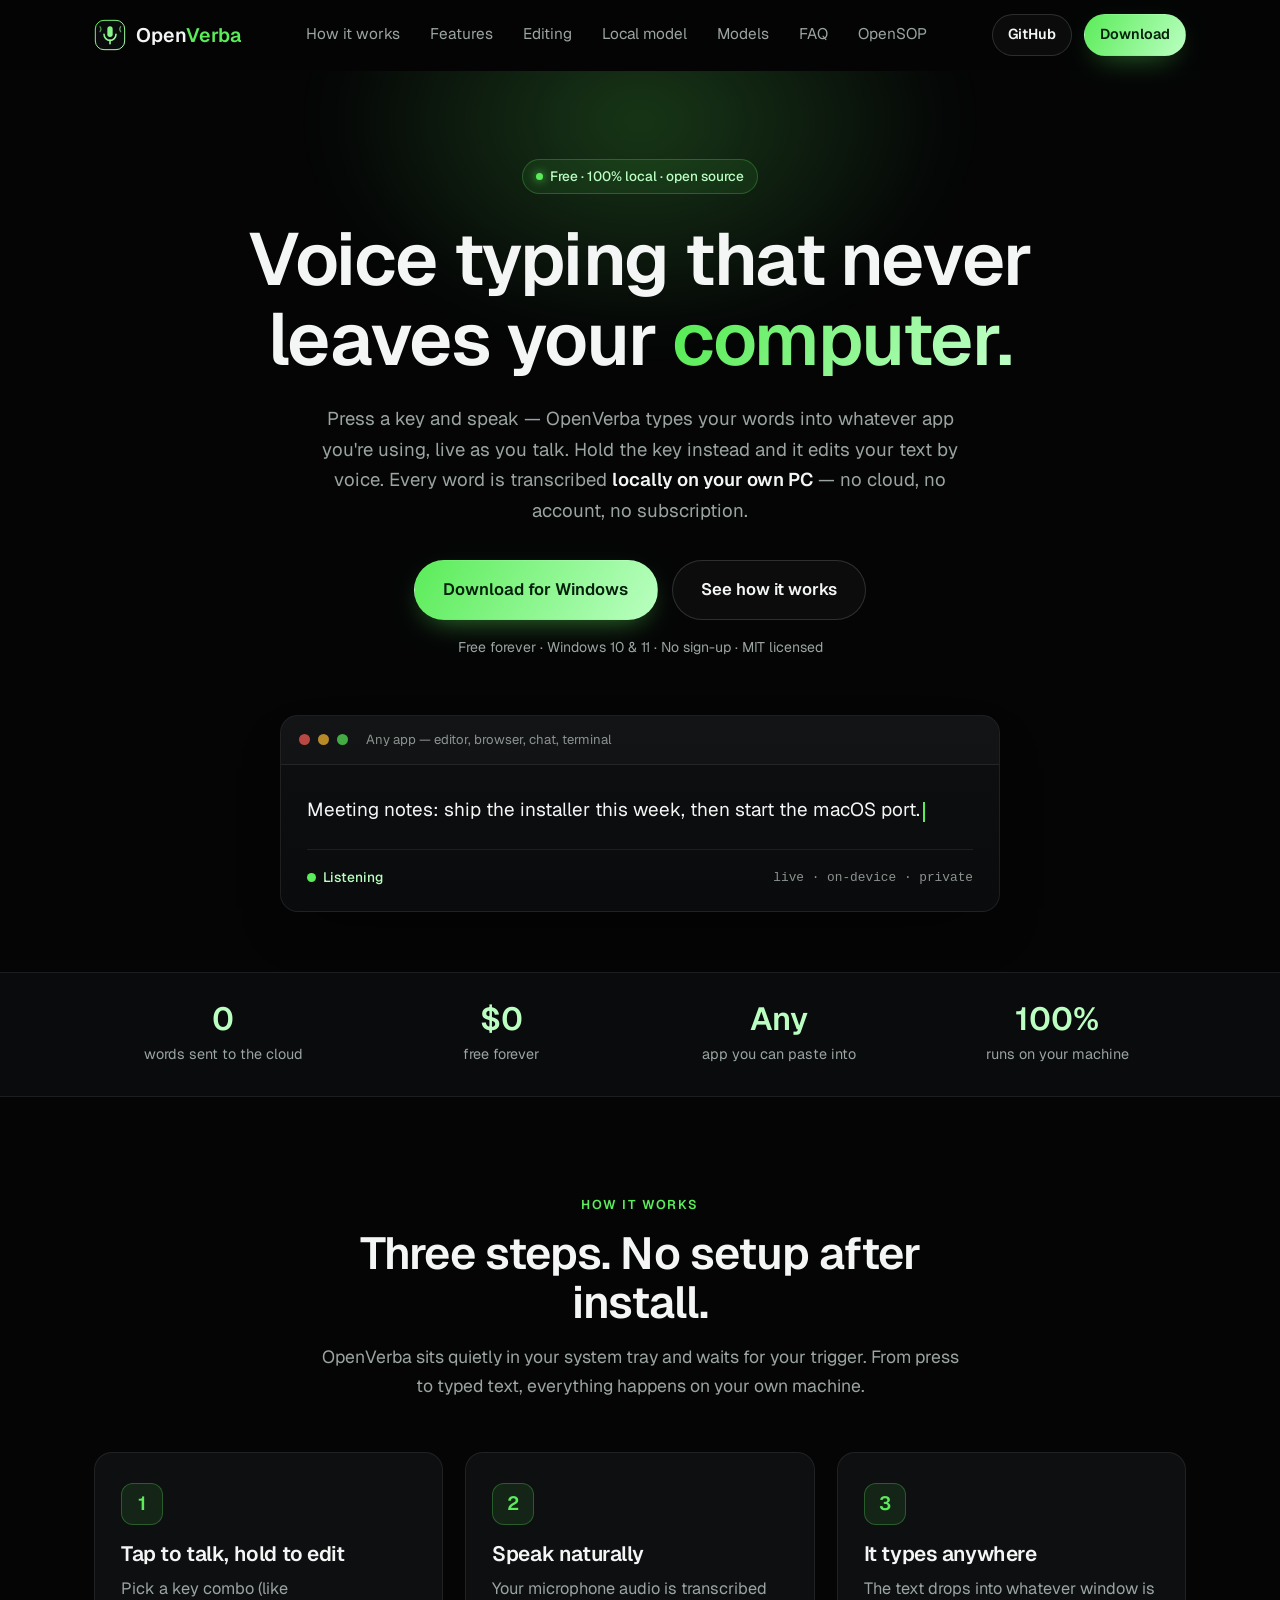
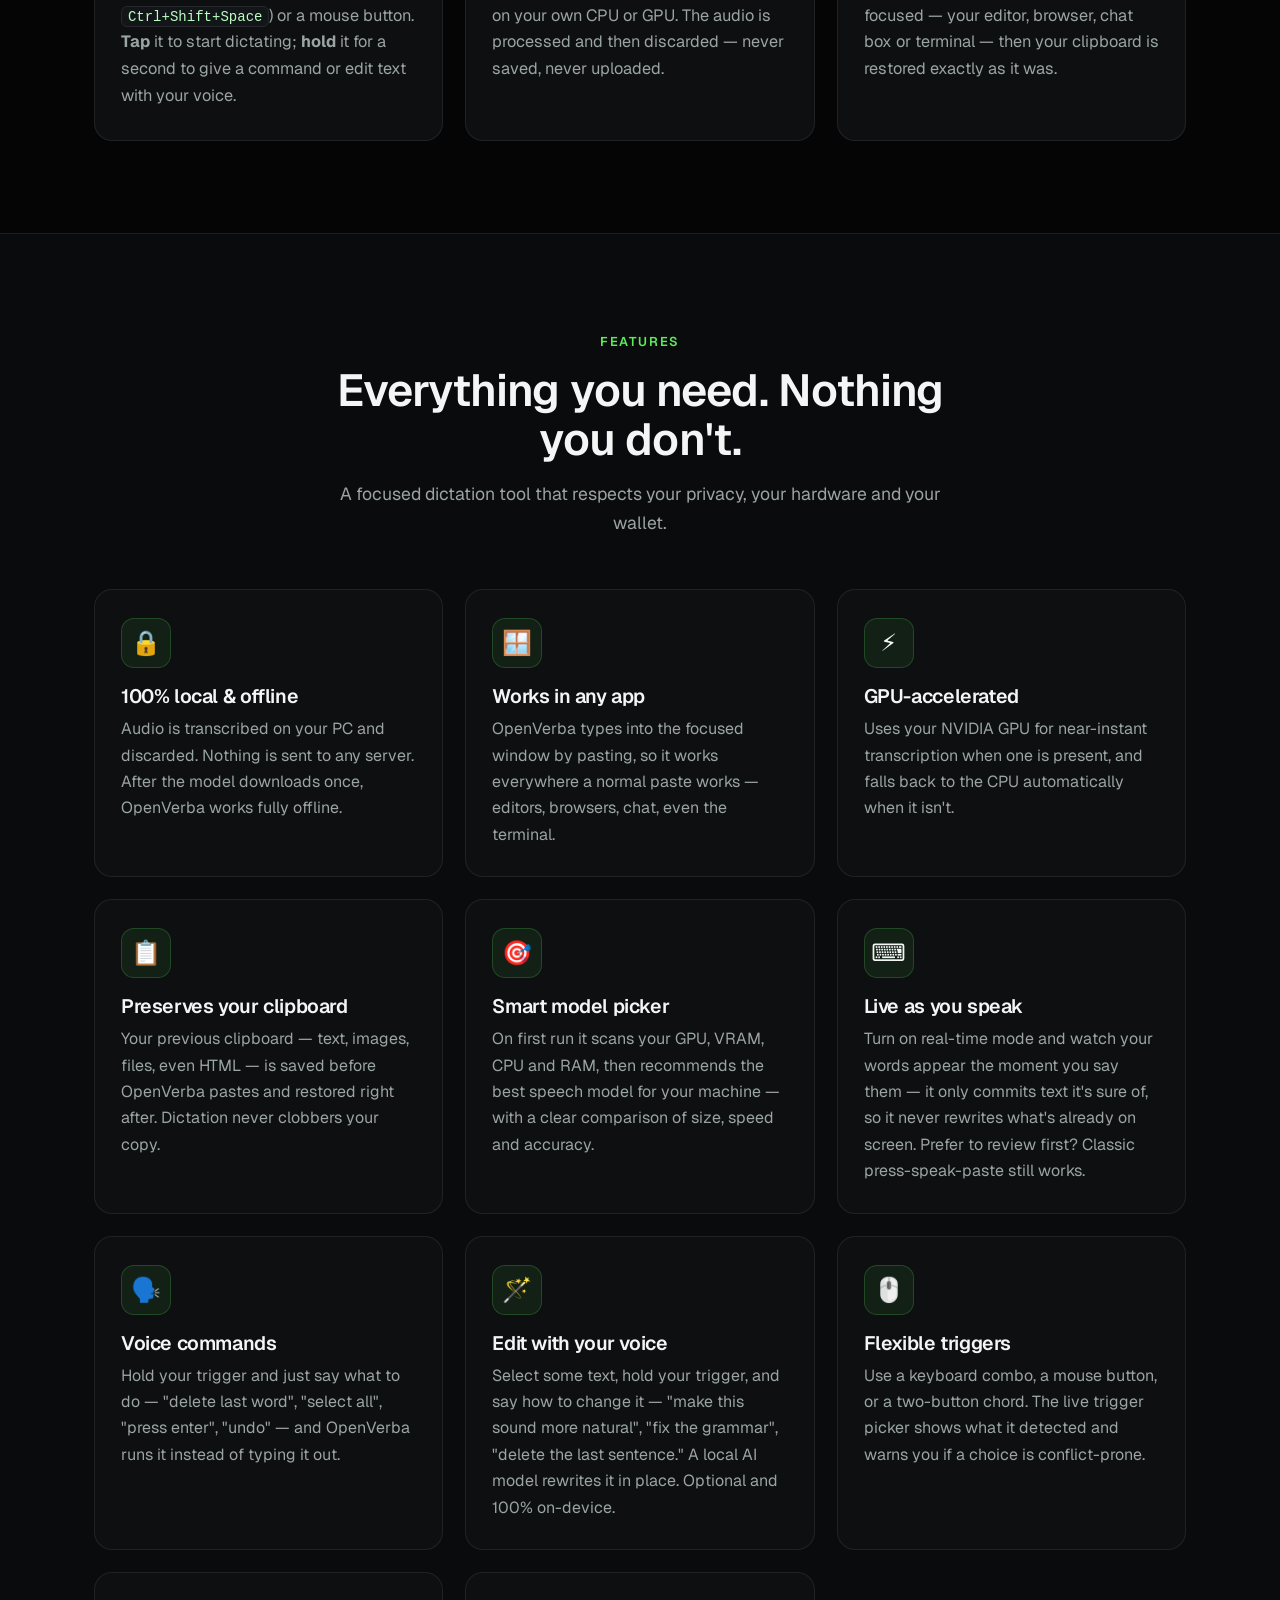
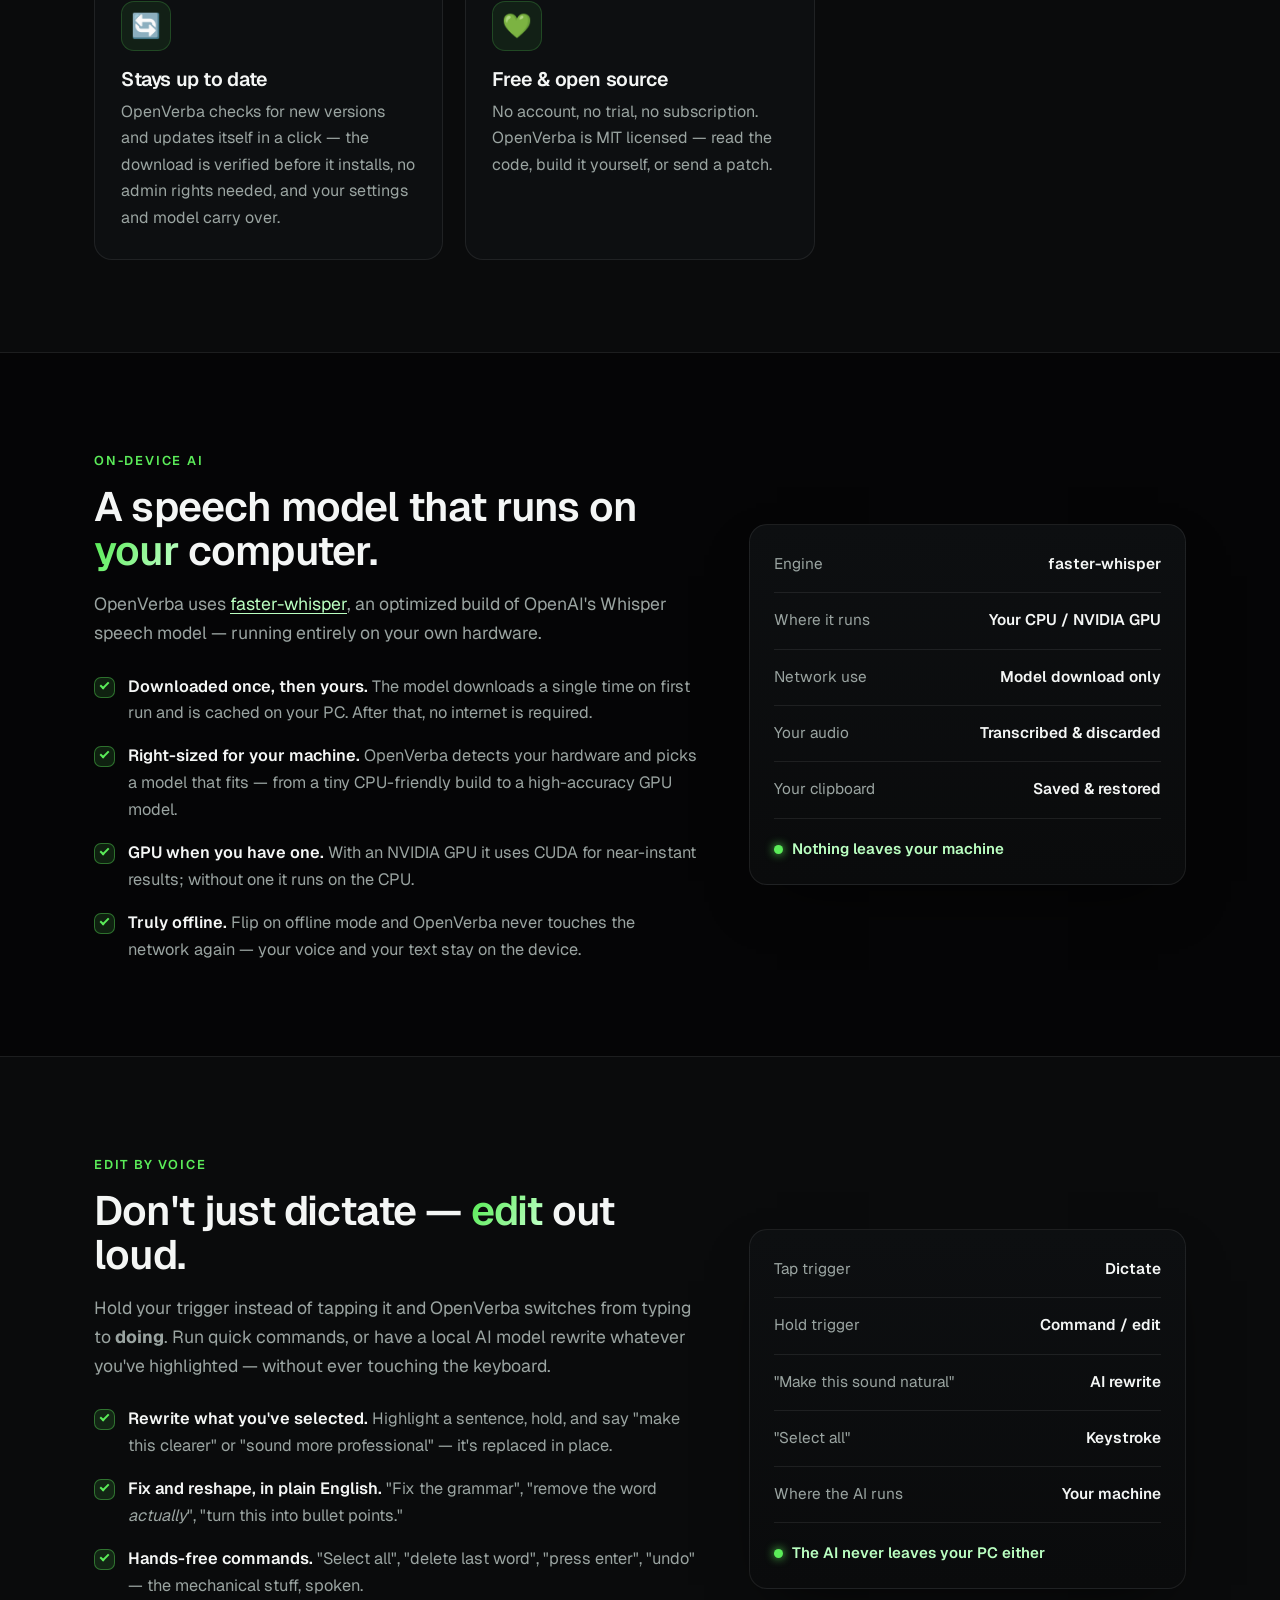
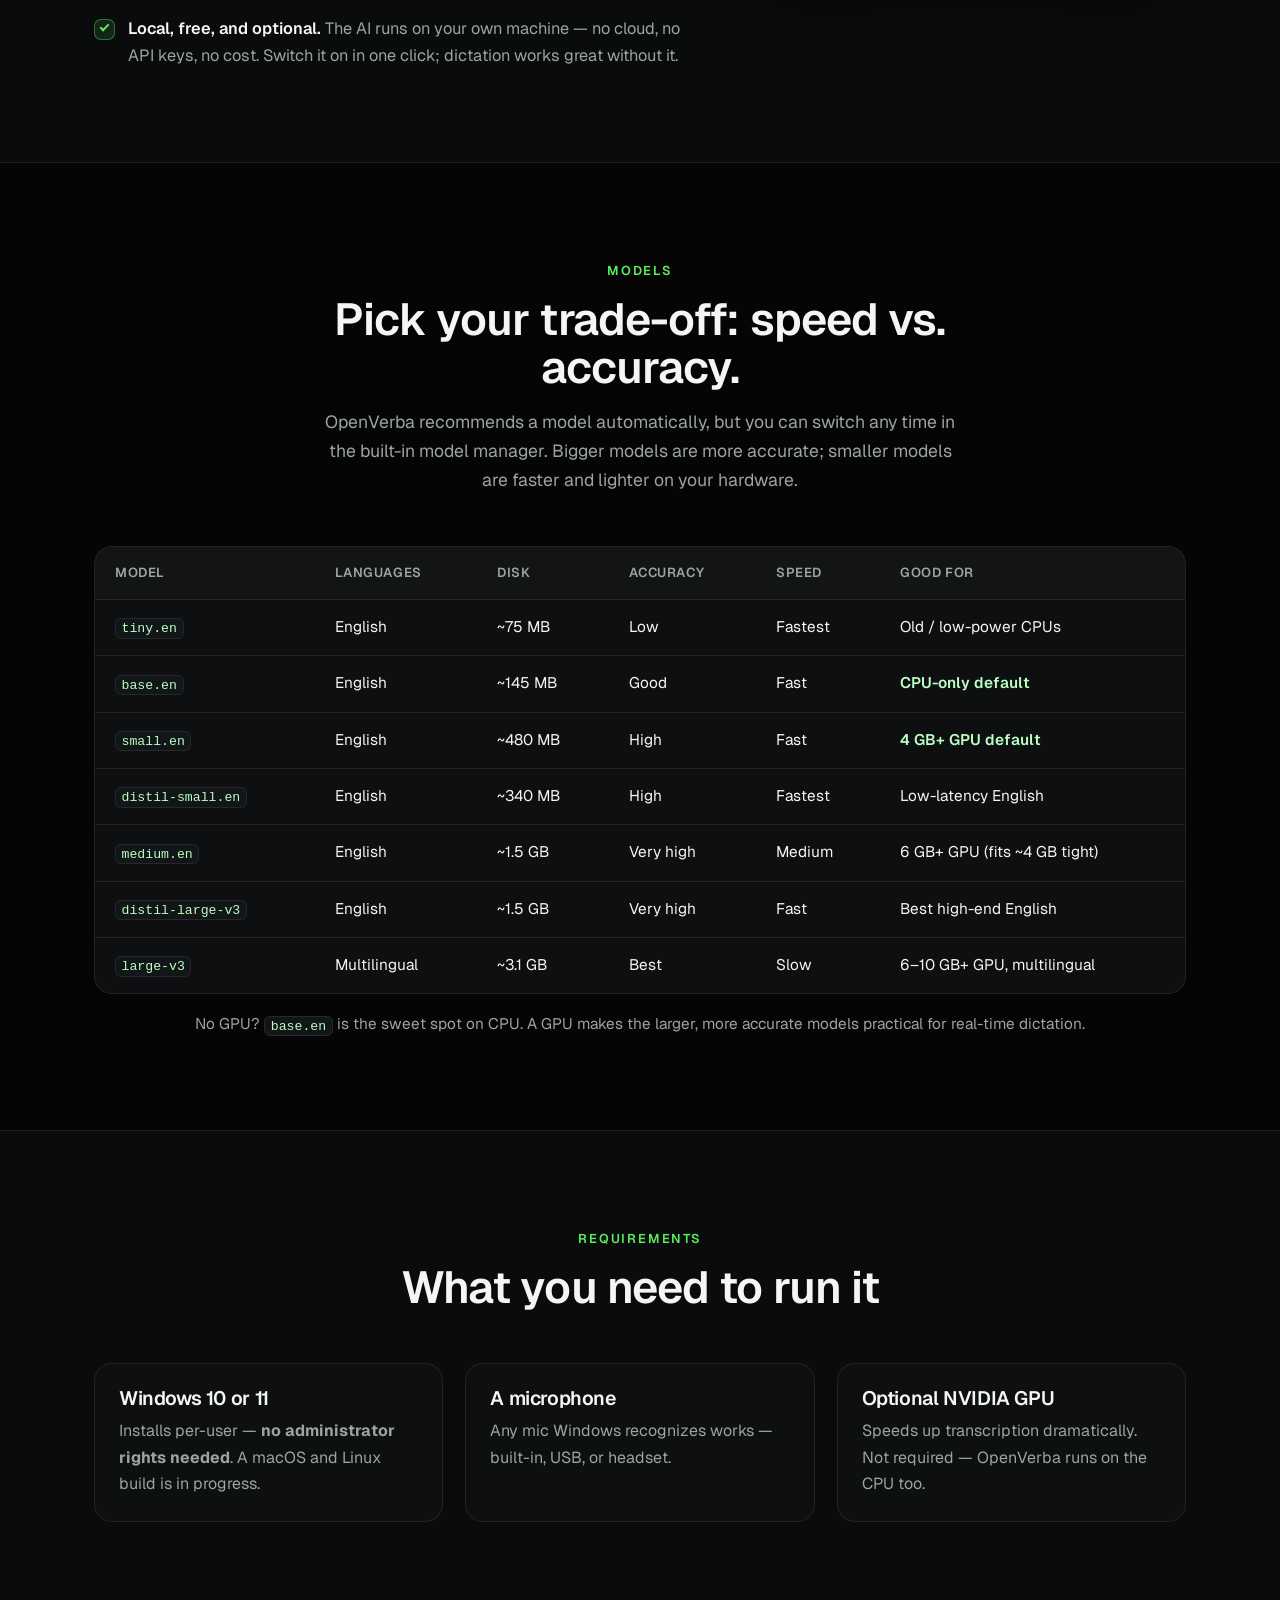
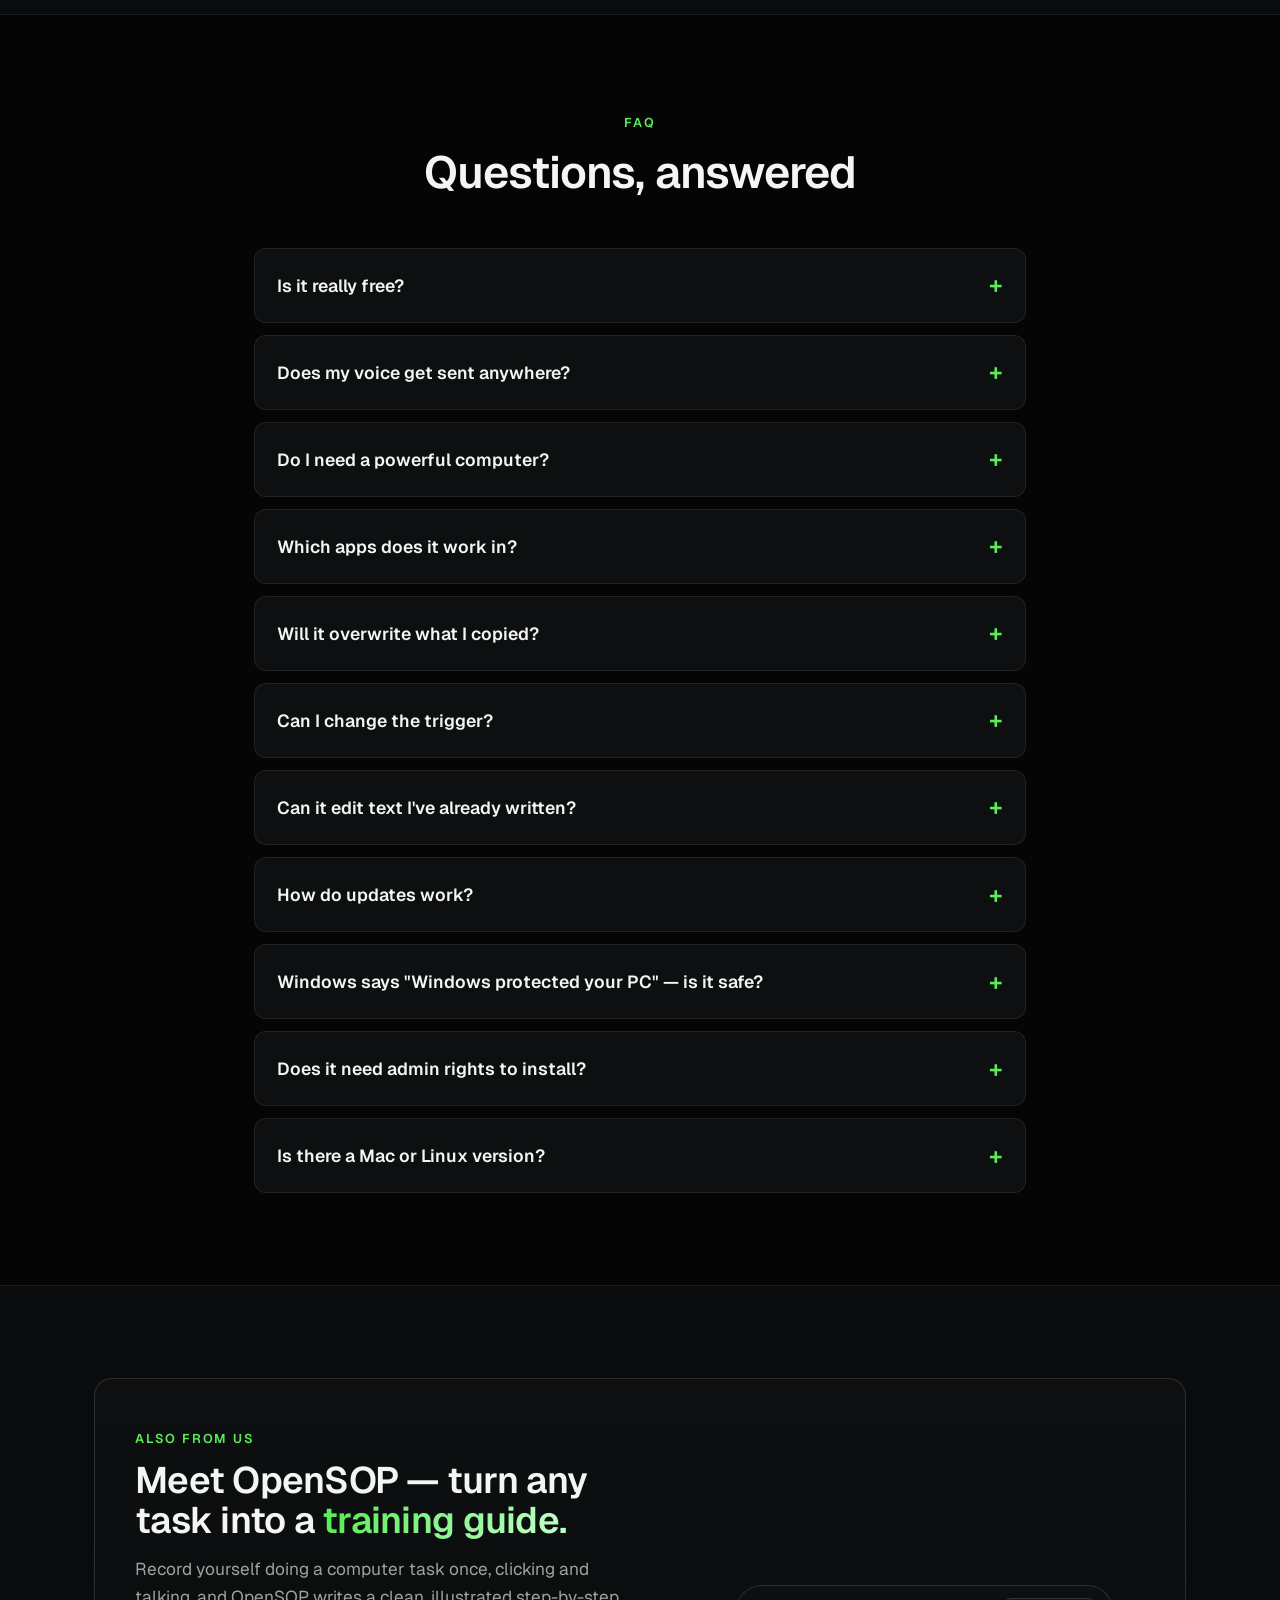
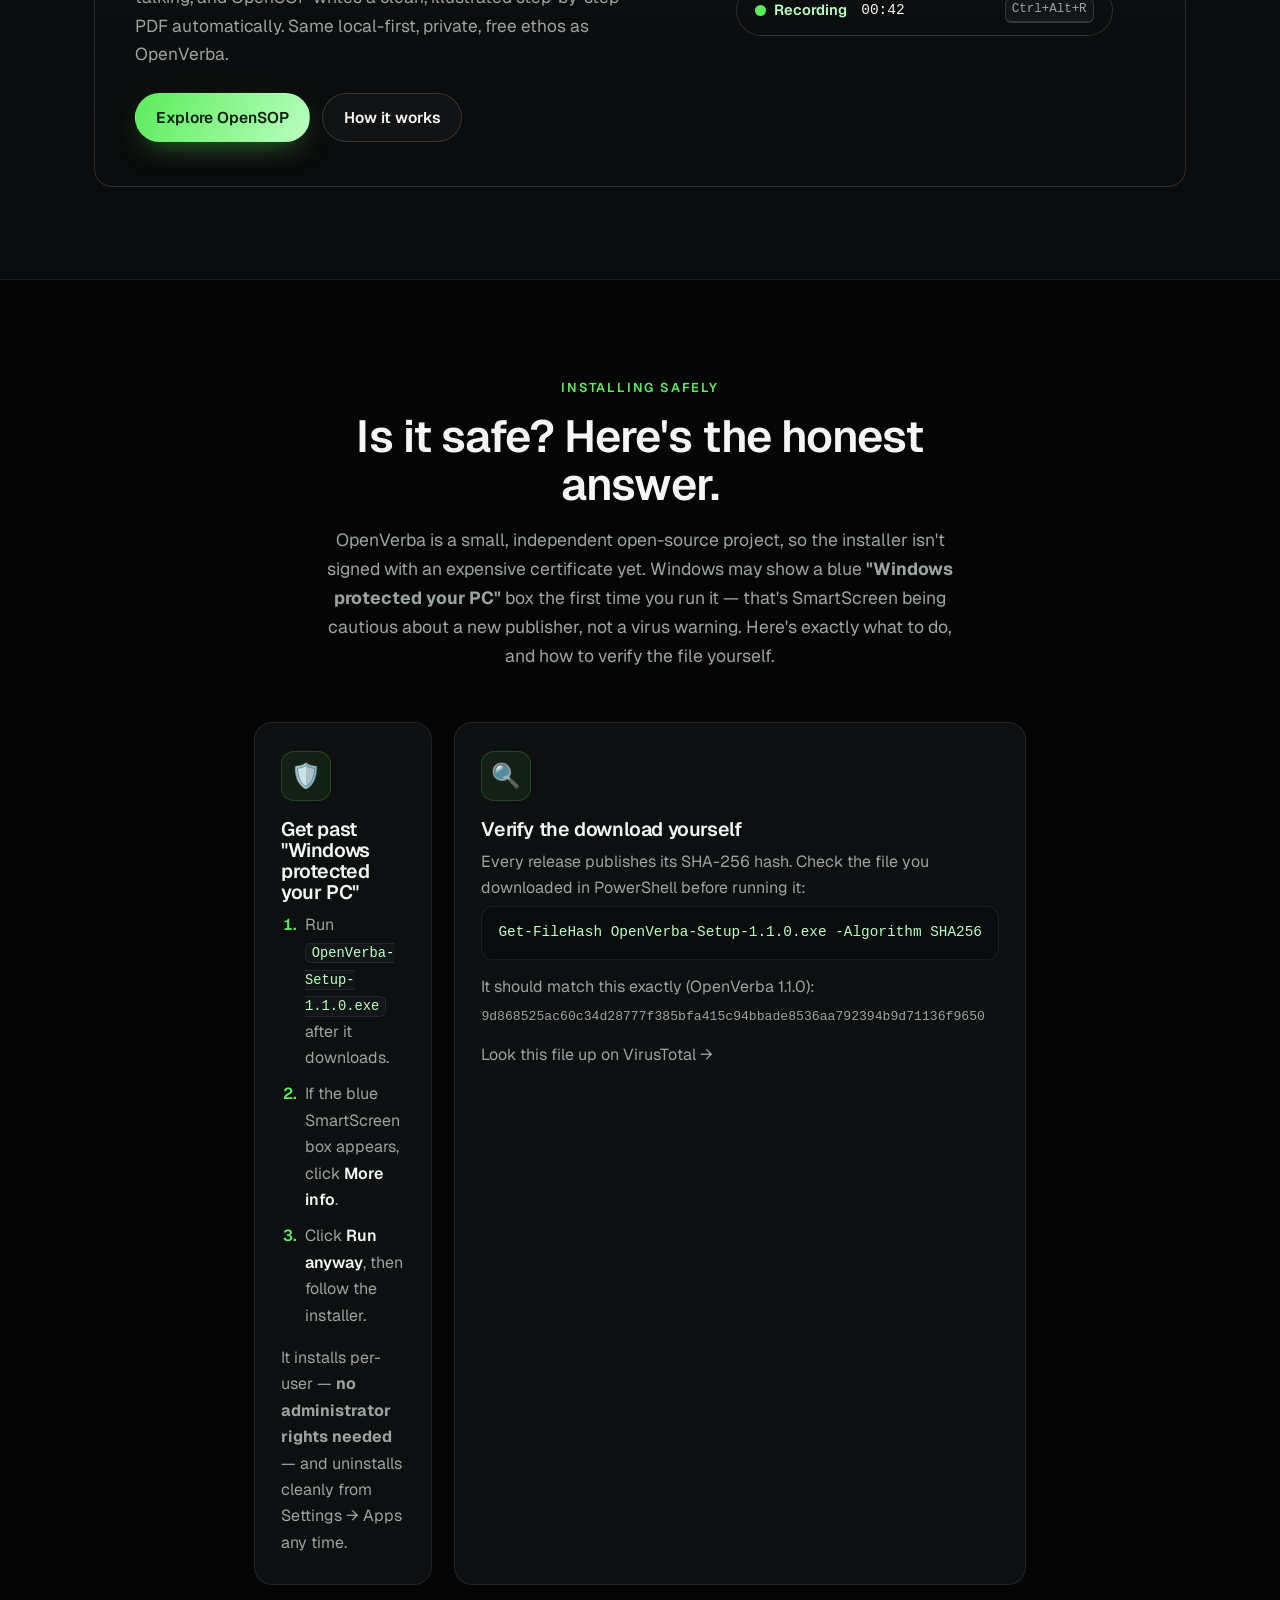
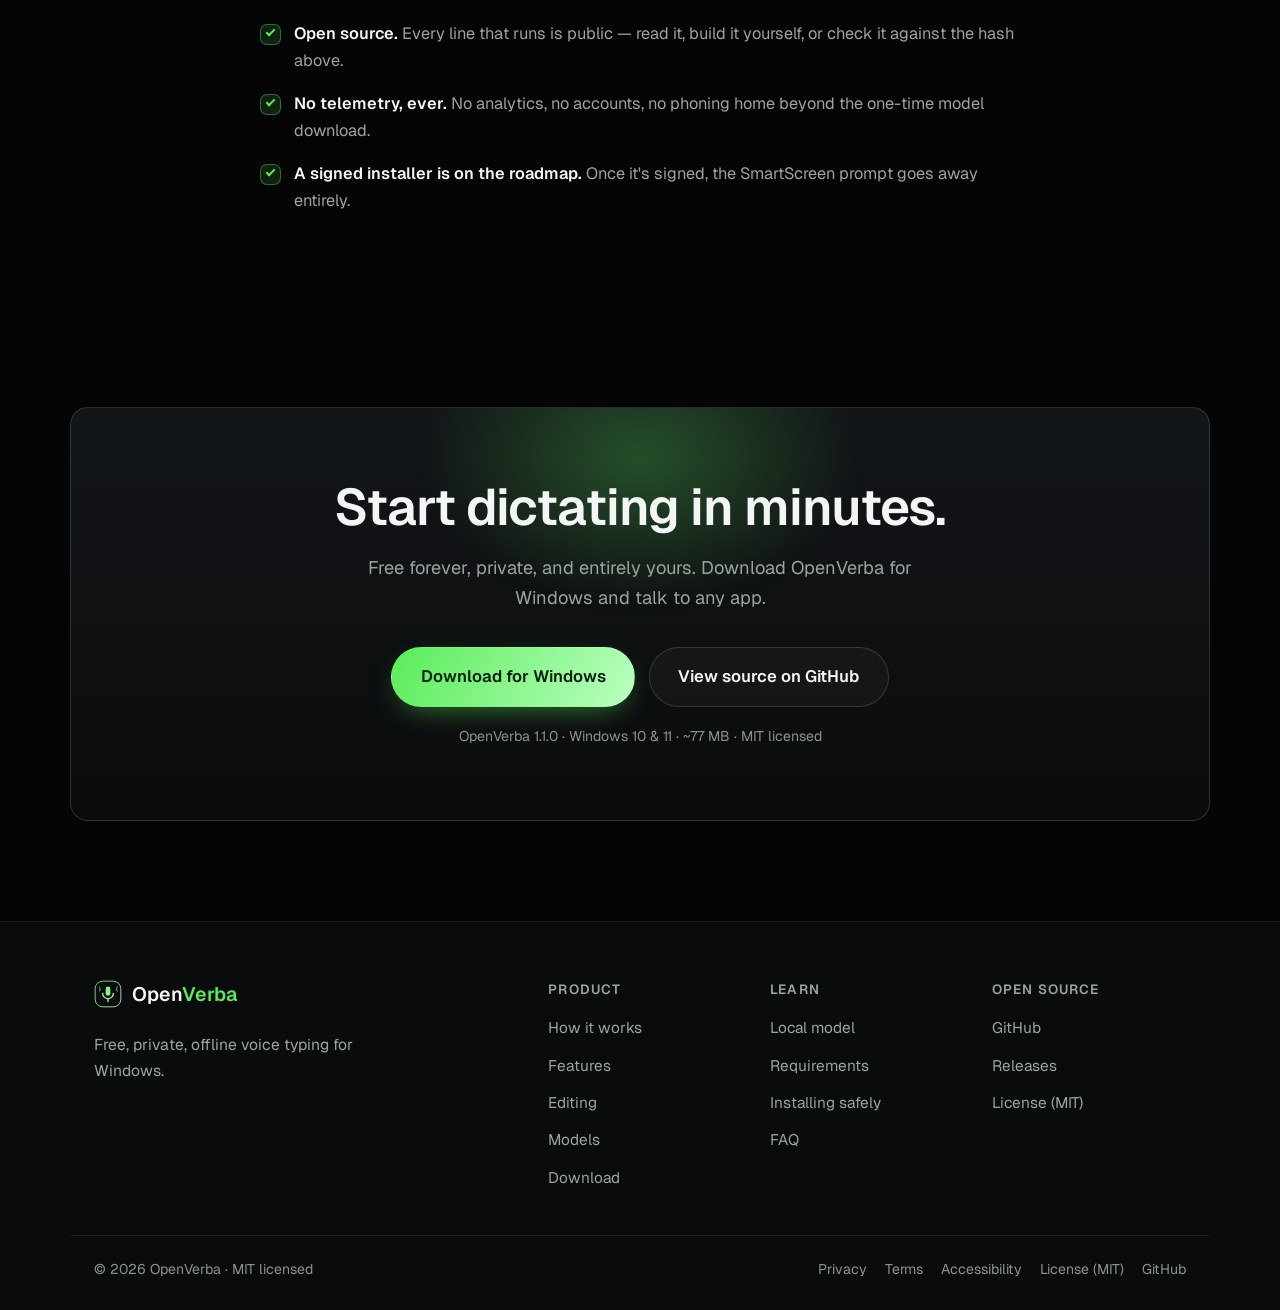
<file: website/index.html>
<!DOCTYPE html>
<html lang="en">
<head>
  <meta charset="UTF-8" />
  <meta name="viewport" content="width=device-width, initial-scale=1.0" />
  <title>OpenVerba — Free, private, offline voice typing for Windows</title>
  <meta name="description" content="OpenVerba is a free, 100% local voice-to-text app for Windows. Press a key, speak, and it types into any app — live as you talk — and even edits your text by voice with a local AI. Powered by faster-whisper and runs entirely on your own PC — no cloud, no account, no subscription." />
  <meta name="theme-color" content="#050506" />
  <!-- Set this to the real production URL when the domain is live -->
  <link rel="canonical" href="https://openverba.com/" />

  <!-- Open Graph -->
  <meta property="og:type" content="website" />
  <meta property="og:site_name" content="OpenVerba" />
  <meta property="og:url" content="https://openverba.com/" />
  <meta property="og:title" content="OpenVerba — Free, private, offline voice typing for Windows" />
  <meta property="og:description" content="Press a key, speak, and it types into any app. 100% local, GPU-accelerated, free and open source. Your voice never leaves your PC." />
  <!-- Raster card (SVG previews don't render on social platforms). Use an absolute URL once the domain is live. -->
  <meta property="og:image" content="https://openverba.com/assets/og-card.png" />
  <meta property="og:image:width" content="1200" />
  <meta property="og:image:height" content="630" />
  <meta property="og:image:alt" content="OpenVerba — free, private, offline voice typing for Windows" />
  <meta name="twitter:card" content="summary_large_image" />
  <meta name="twitter:title" content="OpenVerba — Free, private, offline voice typing for Windows" />
  <meta name="twitter:description" content="Press a key, speak, and it types into any app. 100% local, GPU-accelerated, free and open source." />
  <meta name="twitter:image" content="https://openverba.com/assets/og-card.png" />

  <link rel="icon" type="image/svg+xml" href="assets/favicon.svg" />
  <link rel="manifest" href="/site.webmanifest" />
  <link rel="apple-touch-icon" href="/assets/apple-touch-icon.png" />
  <link rel="preconnect" href="https://fonts.googleapis.com" />
  <link rel="preconnect" href="https://fonts.gstatic.com" crossorigin />
  <link rel="preconnect" href="https://api.fontshare.com" crossorigin />
  <link rel="preconnect" href="https://cdn.fontshare.com" crossorigin />
  <link href="https://api.fontshare.com/v2/css?f[]=clash-display@500,600,700&display=swap" rel="stylesheet" />
  <link href="https://fonts.googleapis.com/css2?family=Geist:wght@400;500;600&display=swap" rel="stylesheet" />
  <link rel="stylesheet" href="style.css" />
  <!-- Scoped extras (only the OpenSOP teaser card on this page uses these) -->
  <link rel="stylesheet" href="opensop.css" />

  <!-- Structured data -->
  <script type="application/ld+json">
  {
    "@context": "https://schema.org",
    "@type": "SoftwareApplication",
    "name": "OpenVerba",
    "description": "Free, private, offline voice-to-text dictation for Windows. Press a key, speak, and it types into any app. Runs entirely on your own PC using faster-whisper.",
    "applicationCategory": "UtilitiesApplication",
    "operatingSystem": "Windows 10, Windows 11",
    "softwareLicense": "MIT",
    "offers": {
      "@type": "Offer",
      "price": "0",
      "priceCurrency": "USD"
    }
  }
  </script>
  <script type="application/ld+json">
  {
    "@context": "https://schema.org",
    "@type": "FAQPage",
    "mainEntity": [
      { "@type": "Question", "name": "Is it really free?", "acceptedAnswer": { "@type": "Answer", "text": "Yes — completely free, with no account, trial, or subscription. OpenVerba is open source under the MIT license." } },
      { "@type": "Question", "name": "Does my voice get sent anywhere?", "acceptedAnswer": { "@type": "Answer", "text": "No. Your microphone audio is transcribed locally on your CPU or GPU and then discarded. It is never written to disk or uploaded. The only time OpenVerba uses the network is to download the speech model once on first run — after that you can run it fully offline." } },
      { "@type": "Question", "name": "Do I need a powerful computer?", "acceptedAnswer": { "@type": "Answer", "text": "No. OpenVerba runs on the CPU with a lightweight model on ordinary machines. If you have an NVIDIA GPU it will use it automatically for faster, larger, more accurate models — but a GPU is optional." } },
      { "@type": "Question", "name": "Which apps does it work in?", "acceptedAnswer": { "@type": "Answer", "text": "Any app you can paste into — documents, browsers, chat apps, IDEs, even the terminal. OpenVerba inserts text into whatever window is focused." } },
      { "@type": "Question", "name": "Will it overwrite what I copied?", "acceptedAnswer": { "@type": "Answer", "text": "No. OpenVerba saves your existing clipboard — including images, files and formatted content — pastes the transcript, then restores your clipboard exactly as it was." } },
      { "@type": "Question", "name": "Can I change the trigger?", "acceptedAnswer": { "@type": "Answer", "text": "Yes. Use a keyboard combo, a single mouse button, or a two-button chord. A live picker shows you exactly what it detected and warns you if a choice might conflict with normal clicking. Tap the trigger to dictate; hold it to switch into command and editing mode." } },
      { "@type": "Question", "name": "Can it edit text I've already written?", "acceptedAnswer": { "@type": "Answer", "text": "Yes. Select some text, hold your trigger, and say how to change it — like 'make this sound more natural' or 'fix the grammar' — and a local AI model rewrites it in place. It is optional and runs entirely on your own machine, with no cloud, account, or cost." } },
      { "@type": "Question", "name": "How do updates work?", "acceptedAnswer": { "@type": "Answer", "text": "OpenVerba quietly checks for a newer version and notifies you when one is ready. Choose 'Check for updates' and it downloads the new version, verifies it with SHA-256, and installs it — no admin rights needed, and your settings and downloaded model are kept. The automatic check can be turned off in Settings." } },
      { "@type": "Question", "name": "Windows says 'Windows protected your PC' — is it safe?", "acceptedAnswer": { "@type": "Answer", "text": "Yes. That is Windows SmartScreen being cautious about a new publisher because the installer is not signed with a paid certificate yet — it is not a virus warning. Click 'More info' then 'Run anyway'. OpenVerba is open source, installs per-user without admin rights, and you can verify the download against the published SHA-256 hash (or look it up on VirusTotal) before running it." } },
      { "@type": "Question", "name": "Does it need admin rights to install?", "acceptedAnswer": { "@type": "Answer", "text": "No. OpenVerba installs per-user to your local app data, so no administrator rights are required." } },
      { "@type": "Question", "name": "Is there a Mac or Linux version?", "acceptedAnswer": { "@type": "Answer", "text": "Windows is available today. A cross-platform build for macOS and Linux is actively in progress." } }
    ]
  }
  </script>
</head>
<body>
  <a class="skip-link" href="#main">Skip to content</a>
  <!-- ===================== NAV ===================== -->
  <header class="nav" id="top">
    <div class="container nav__inner">
      <a class="brand" href="#top" aria-label="OpenVerba home">
        <img class="brand__logo" src="assets/logo.svg" alt="" width="32" height="32" />
        <span class="brand__name">Open<span class="brand__accent">Verba</span></span>
      </a>
      <nav class="nav__links" aria-label="Primary">
        <a href="#how">How it works</a>
        <a href="#features">Features</a>
        <a href="#edit">Editing</a>
        <a href="#local">Local model</a>
        <a href="#models">Models</a>
        <a href="#faq">FAQ</a>
        <a href="/opensop">OpenSOP</a>
      </nav>
      <div class="nav__actions">
        <a class="btn btn--ghost btn--sm nav__github" href="https://github.com/BigAirHeatandAC/openverba" target="_blank" rel="noopener">GitHub</a>
        <a class="btn btn--primary btn--sm" href="#download">Download</a>
      </div>
      <button class="nav__toggle" id="navToggle" aria-label="Toggle menu" aria-expanded="false" aria-controls="mobileMenu">
        <span></span><span></span><span></span>
      </button>
    </div>
    <div class="nav__mobile" id="mobileMenu" role="region" aria-label="Mobile navigation" hidden>
      <a href="#how">How it works</a>
      <a href="#features">Features</a>
      <a href="#edit">Editing</a>
      <a href="#local">Local model</a>
      <a href="#models">Models</a>
      <a href="#faq">FAQ</a>
      <a href="/opensop">OpenSOP</a>
      <a class="btn btn--primary" href="#download">Download</a>
    </div>
  </header>

  <main id="main" tabindex="-1">
    <!-- ===================== HERO ===================== -->
    <section class="hero">
      <div class="hero__glow" aria-hidden="true"></div>
      <div class="container hero__inner">
        <span class="pill">
          <span class="pill__dot"></span> Free · 100% local · open source
        </span>
        <h1 class="hero__title">
          Voice typing that never<br />
          leaves your <span class="grad-text">computer.</span>
        </h1>
        <p class="hero__sub">
          Press a key and speak — OpenVerba types your words into whatever app you're using,
          live as you talk. Hold the key instead and it edits your text by voice. Every word is
          transcribed <strong>locally on your own PC</strong> — no cloud, no account, no subscription.
        </p>
        <div class="hero__cta">
          <a class="btn btn--primary btn--lg" href="download/OpenVerba-Setup-1.1.0.exe" download>
            Download for Windows
          </a>
          <a class="btn btn--ghost btn--lg" href="#how">See how it works</a>
        </div>
        <p class="hero__micro">Free forever · Windows 10 &amp; 11 · No sign-up · MIT licensed</p>

        <!-- Demo card -->
        <div class="demo" aria-hidden="true">
          <div class="demo__bar">
            <span class="demo__dot"></span><span class="demo__dot"></span><span class="demo__dot"></span>
            <span class="demo__title">Any app — editor, browser, chat, terminal</span>
          </div>
          <div class="demo__body">
            <p class="demo__typed">
              Meeting notes: ship the installer this week, then start the macOS port.<span class="demo__caret"></span>
            </p>
            <div class="demo__status">
              <span class="demo__rec"><span class="demo__pulse"></span> Listening</span>
              <span class="demo__meta">live · on-device · private</span>
            </div>
          </div>
        </div>
      </div>
    </section>

    <!-- ===================== TRUST STRIP ===================== -->
    <section class="strip">
      <div class="container strip__inner">
        <div class="strip__item"><span class="strip__num">0</span><span class="strip__lbl">words sent to the cloud</span></div>
        <div class="strip__item"><span class="strip__num">$0</span><span class="strip__lbl">free forever</span></div>
        <div class="strip__item"><span class="strip__num">Any</span><span class="strip__lbl">app you can paste into</span></div>
        <div class="strip__item"><span class="strip__num">100%</span><span class="strip__lbl">runs on your machine</span></div>
      </div>
    </section>

    <!-- ===================== HOW IT WORKS ===================== -->
    <section class="section" id="how">
      <div class="container">
        <div class="section__head">
          <span class="eyebrow">How it works</span>
          <h2 class="section__title">Three steps. No setup after install.</h2>
          <p class="section__lede">
            OpenVerba sits quietly in your system tray and waits for your trigger.
            From press to typed text, everything happens on your own machine.
          </p>
        </div>
        <ol class="steps">
          <li class="step">
            <span class="step__num">1</span>
            <h3 class="step__title">Tap to talk, hold to edit</h3>
            <p class="step__text">
              Pick a key combo (like <code>Ctrl+Shift+Space</code>) or a mouse button.
              <strong>Tap</strong> it to start dictating; <strong>hold</strong> it for a
              second to give a command or edit text with your voice.
            </p>
          </li>
          <li class="step">
            <span class="step__num">2</span>
            <h3 class="step__title">Speak naturally</h3>
            <p class="step__text">
              Your microphone audio is transcribed on your own CPU or GPU.
              The audio is processed and then discarded — never saved, never uploaded.
            </p>
          </li>
          <li class="step">
            <span class="step__num">3</span>
            <h3 class="step__title">It types anywhere</h3>
            <p class="step__text">
              The text drops into whatever window is focused — your editor, browser,
              chat box or terminal — then your clipboard is restored exactly as it was.
            </p>
          </li>
        </ol>
      </div>
    </section>

    <!-- ===================== FEATURES ===================== -->
    <section class="section section--alt" id="features">
      <div class="container">
        <div class="section__head">
          <span class="eyebrow">Features</span>
          <h2 class="section__title">Everything you need. Nothing you don't.</h2>
          <p class="section__lede">
            A focused dictation tool that respects your privacy, your hardware and your wallet.
          </p>
        </div>
        <div class="grid">
          <article class="card">
            <div class="card__icon" aria-hidden="true">🔒</div>
            <h3 class="card__title">100% local &amp; offline</h3>
            <p class="card__text">
              Audio is transcribed on your PC and discarded. Nothing is sent to any server.
              After the model downloads once, OpenVerba works fully offline.
            </p>
          </article>
          <article class="card">
            <div class="card__icon" aria-hidden="true">🪟</div>
            <h3 class="card__title">Works in any app</h3>
            <p class="card__text">
              OpenVerba types into the focused window by pasting, so it works everywhere a
              normal paste works — editors, browsers, chat, even the terminal.
            </p>
          </article>
          <article class="card">
            <div class="card__icon" aria-hidden="true">⚡</div>
            <h3 class="card__title">GPU-accelerated</h3>
            <p class="card__text">
              Uses your NVIDIA GPU for near-instant transcription when one is present, and
              falls back to the CPU automatically when it isn't.
            </p>
          </article>
          <article class="card">
            <div class="card__icon" aria-hidden="true">📋</div>
            <h3 class="card__title">Preserves your clipboard</h3>
            <p class="card__text">
              Your previous clipboard — text, images, files, even HTML — is saved before
              OpenVerba pastes and restored right after. Dictation never clobbers your copy.
            </p>
          </article>
          <article class="card">
            <div class="card__icon" aria-hidden="true">🎯</div>
            <h3 class="card__title">Smart model picker</h3>
            <p class="card__text">
              On first run it scans your GPU, VRAM, CPU and RAM, then recommends the best
              speech model for your machine — with a clear comparison of size, speed and accuracy.
            </p>
          </article>
          <article class="card">
            <div class="card__icon" aria-hidden="true">⌨️</div>
            <h3 class="card__title">Live as you speak</h3>
            <p class="card__text">
              Turn on real-time mode and watch your words appear the moment you say them —
              it only commits text it's sure of, so it never rewrites what's already on screen.
              Prefer to review first? Classic press-speak-paste still works.
            </p>
          </article>
          <article class="card">
            <div class="card__icon" aria-hidden="true">🗣️</div>
            <h3 class="card__title">Voice commands</h3>
            <p class="card__text">
              Hold your trigger and just say what to do — "delete last word", "select all",
              "press enter", "undo" — and OpenVerba runs it instead of typing it out.
            </p>
          </article>
          <article class="card">
            <div class="card__icon" aria-hidden="true">🪄</div>
            <h3 class="card__title">Edit with your voice</h3>
            <p class="card__text">
              Select some text, hold your trigger, and say how to change it — "make this
              sound more natural", "fix the grammar", "delete the last sentence." A local
              AI model rewrites it in place. Optional and 100% on-device.
            </p>
          </article>
          <article class="card">
            <div class="card__icon" aria-hidden="true">🖱️</div>
            <h3 class="card__title">Flexible triggers</h3>
            <p class="card__text">
              Use a keyboard combo, a mouse button, or a two-button chord. The live trigger
              picker shows what it detected and warns you if a choice is conflict-prone.
            </p>
          </article>
          <article class="card">
            <div class="card__icon" aria-hidden="true">🔄</div>
            <h3 class="card__title">Stays up to date</h3>
            <p class="card__text">
              OpenVerba checks for new versions and updates itself in a click — the
              download is verified before it installs, no admin rights needed, and
              your settings and model carry over.
            </p>
          </article>
          <article class="card">
            <div class="card__icon" aria-hidden="true">💚</div>
            <h3 class="card__title">Free &amp; open source</h3>
            <p class="card__text">
              No account, no trial, no subscription. OpenVerba is MIT licensed — read the
              code, build it yourself, or send a patch.
            </p>
          </article>
        </div>
      </div>
    </section>

    <!-- ===================== LOCAL MODEL ===================== -->
    <section class="section" id="local">
      <div class="container">
        <div class="split">
          <div class="split__copy">
            <span class="eyebrow">On-device AI</span>
            <h2 class="section__title">A speech model that runs on <span class="grad-text">your</span> computer.</h2>
            <p class="section__lede">
              OpenVerba uses <a href="https://github.com/SYSTRAN/faster-whisper" target="_blank" rel="noopener">faster-whisper</a>,
              an optimized build of OpenAI's Whisper speech model — running entirely on your own hardware.
            </p>
            <ul class="checklist">
              <li><strong>Downloaded once, then yours.</strong> The model downloads a single time on first run and is cached on your PC. After that, no internet is required.</li>
              <li><strong>Right-sized for your machine.</strong> OpenVerba detects your hardware and picks a model that fits — from a tiny CPU-friendly build to a high-accuracy GPU model.</li>
              <li><strong>GPU when you have one.</strong> With an NVIDIA GPU it uses CUDA for near-instant results; without one it runs on the CPU.</li>
              <li><strong>Truly offline.</strong> Flip on offline mode and OpenVerba never touches the network again — your voice and your text stay on the device.</li>
            </ul>
          </div>
          <aside class="panel">
            <div class="panel__row">
              <span class="panel__label">Engine</span>
              <span class="panel__value">faster-whisper</span>
            </div>
            <div class="panel__row">
              <span class="panel__label">Where it runs</span>
              <span class="panel__value">Your CPU / NVIDIA GPU</span>
            </div>
            <div class="panel__row">
              <span class="panel__label">Network use</span>
              <span class="panel__value">Model download only</span>
            </div>
            <div class="panel__row">
              <span class="panel__label">Your audio</span>
              <span class="panel__value">Transcribed &amp; discarded</span>
            </div>
            <div class="panel__row">
              <span class="panel__label">Your clipboard</span>
              <span class="panel__value">Saved &amp; restored</span>
            </div>
            <div class="panel__flag">
              <span class="panel__dot"></span> Nothing leaves your machine
            </div>
          </aside>
        </div>
      </div>
    </section>

    <!-- ===================== EDIT BY VOICE ===================== -->
    <section class="section section--alt" id="edit">
      <div class="container">
        <div class="split">
          <div class="split__copy">
            <span class="eyebrow">Edit by voice</span>
            <h2 class="section__title">Don't just dictate — <span class="grad-text">edit</span> out loud.</h2>
            <p class="section__lede">
              Hold your trigger instead of tapping it and OpenVerba switches from typing to
              <strong>doing</strong>. Run quick commands, or have a local AI model rewrite
              whatever you've highlighted — without ever touching the keyboard.
            </p>
            <ul class="checklist">
              <li><strong>Rewrite what you've selected.</strong> Highlight a sentence, hold, and say "make this clearer" or "sound more professional" — it's replaced in place.</li>
              <li><strong>Fix and reshape, in plain English.</strong> "Fix the grammar", "remove the word <em>actually</em>", "turn this into bullet points."</li>
              <li><strong>Hands-free commands.</strong> "Select all", "delete last word", "press enter", "undo" — the mechanical stuff, spoken.</li>
              <li><strong>Local, free, and optional.</strong> The AI runs on your own machine — no cloud, no API keys, no cost. Switch it on in one click; dictation works great without it.</li>
            </ul>
          </div>
          <aside class="panel">
            <div class="panel__row"><span class="panel__label">Tap trigger</span><span class="panel__value">Dictate</span></div>
            <div class="panel__row"><span class="panel__label">Hold trigger</span><span class="panel__value">Command / edit</span></div>
            <div class="panel__row"><span class="panel__label">"Make this sound natural"</span><span class="panel__value">AI rewrite</span></div>
            <div class="panel__row"><span class="panel__label">"Select all"</span><span class="panel__value">Keystroke</span></div>
            <div class="panel__row"><span class="panel__label">Where the AI runs</span><span class="panel__value">Your machine</span></div>
            <div class="panel__flag"><span class="panel__dot"></span> The AI never leaves your PC either</div>
          </aside>
        </div>
      </div>
    </section>

    <!-- ===================== MODELS ===================== -->
    <section class="section" id="models">
      <div class="container">
        <div class="section__head">
          <span class="eyebrow">Models</span>
          <h2 class="section__title">Pick your trade-off: speed vs. accuracy.</h2>
          <p class="section__lede">
            OpenVerba recommends a model automatically, but you can switch any time in the
            built-in model manager. Bigger models are more accurate; smaller models are faster
            and lighter on your hardware.
          </p>
        </div>
        <div class="table-wrap">
          <table class="table">
            <thead>
              <tr>
                <th scope="col">Model</th>
                <th scope="col">Languages</th>
                <th scope="col">Disk</th>
                <th scope="col">Accuracy</th>
                <th scope="col">Speed</th>
                <th scope="col">Good for</th>
              </tr>
            </thead>
            <tbody>
              <tr><td><code>tiny.en</code></td><td>English</td><td>~75 MB</td><td>Low</td><td>Fastest</td><td>Old / low-power CPUs</td></tr>
              <tr><td><code>base.en</code></td><td>English</td><td>~145 MB</td><td>Good</td><td>Fast</td><td class="hl">CPU-only default</td></tr>
              <tr><td><code>small.en</code></td><td>English</td><td>~480 MB</td><td>High</td><td>Fast</td><td class="hl">4 GB+ GPU default</td></tr>
              <tr><td><code>distil-small.en</code></td><td>English</td><td>~340 MB</td><td>High</td><td>Fastest</td><td>Low-latency English</td></tr>
              <tr><td><code>medium.en</code></td><td>English</td><td>~1.5 GB</td><td>Very high</td><td>Medium</td><td>6 GB+ GPU (fits ~4 GB tight)</td></tr>
              <tr><td><code>distil-large-v3</code></td><td>English</td><td>~1.5 GB</td><td>Very high</td><td>Fast</td><td>Best high-end English</td></tr>
              <tr><td><code>large-v3</code></td><td>Multilingual</td><td>~3.1 GB</td><td>Best</td><td>Slow</td><td>6–10 GB+ GPU, multilingual</td></tr>
            </tbody>
          </table>
        </div>
        <p class="table-note">
          No GPU? <code>base.en</code> is the sweet spot on CPU. A GPU makes the larger,
          more accurate models practical for real-time dictation.
        </p>
      </div>
    </section>

    <!-- ===================== REQUIREMENTS ===================== -->
    <section class="section section--alt" id="requirements">
      <div class="container">
        <div class="section__head">
          <span class="eyebrow">Requirements</span>
          <h2 class="section__title">What you need to run it</h2>
        </div>
        <div class="grid grid--3">
          <article class="card card--mini">
            <h3 class="card__title">Windows 10 or 11</h3>
            <p class="card__text">Installs per-user — <strong>no administrator rights needed</strong>. A macOS and Linux build is in progress.</p>
          </article>
          <article class="card card--mini">
            <h3 class="card__title">A microphone</h3>
            <p class="card__text">Any mic Windows recognizes works — built-in, USB, or headset.</p>
          </article>
          <article class="card card--mini">
            <h3 class="card__title">Optional NVIDIA GPU</h3>
            <p class="card__text">Speeds up transcription dramatically. Not required — OpenVerba runs on the CPU too.</p>
          </article>
        </div>
      </div>
    </section>

    <!-- ===================== FAQ ===================== -->
    <section class="section" id="faq">
      <div class="container container--narrow">
        <div class="section__head">
          <span class="eyebrow">FAQ</span>
          <h2 class="section__title">Questions, answered</h2>
        </div>
        <div class="faq">
          <details class="faq__item">
            <summary>Is it really free?</summary>
            <p>Yes — completely free, with no account, trial, or subscription. OpenVerba is open source under the MIT license.</p>
          </details>
          <details class="faq__item">
            <summary>Does my voice get sent anywhere?</summary>
            <p>No. Your microphone audio is transcribed locally on your CPU or GPU and then discarded. It is never written to disk or uploaded. The only time OpenVerba uses the network is to download the speech model once on first run — after that you can run it fully offline.</p>
          </details>
          <details class="faq__item">
            <summary>Do I need a powerful computer?</summary>
            <p>No. OpenVerba runs on the CPU with a lightweight model on ordinary machines. If you have an NVIDIA GPU it'll use it automatically for faster, larger, more accurate models — but a GPU is optional.</p>
          </details>
          <details class="faq__item">
            <summary>Which apps does it work in?</summary>
            <p>Any app you can paste into — documents, browsers, chat apps, IDEs, even the terminal. OpenVerba inserts text into whatever window is focused.</p>
          </details>
          <details class="faq__item">
            <summary>Will it overwrite what I copied?</summary>
            <p>No. OpenVerba saves your existing clipboard — including images, files and formatted content — pastes the transcript, then restores your clipboard exactly as it was.</p>
          </details>
          <details class="faq__item">
            <summary>Can I change the trigger?</summary>
            <p>Yes. Use a keyboard combo, a single mouse button, or a two-button chord. A live picker shows you exactly what it detected and warns you if a choice might conflict with normal clicking. Tap the trigger to dictate; hold it to switch into command and editing mode.</p>
          </details>
          <details class="faq__item">
            <summary>Can it edit text I've already written?</summary>
            <p>Yes. Select some text, hold your trigger, and say how to change it — like "make this sound more natural", "fix the grammar", or "delete the last sentence" — and a local AI model rewrites it in place. It's optional and runs entirely on your own machine, with no cloud, account, or cost.</p>
          </details>
          <details class="faq__item">
            <summary>How do updates work?</summary>
            <p>OpenVerba quietly checks for a newer version and lets you know when one's ready. Choose "Check for updates" and it downloads the new version, verifies it (SHA-256), and installs it for you — no admin rights needed, and your settings and downloaded model are kept. You can turn the automatic check off in Settings.</p>
          </details>
          <details class="faq__item">
            <summary>Windows says "Windows protected your PC" — is it safe?</summary>
            <p>Yes. That blue box is Windows SmartScreen being cautious about a new publisher, because the installer isn't signed with a paid certificate yet — it is not a virus warning. Click <strong>More info</strong>, then <strong>Run anyway</strong>. OpenVerba is open source, installs per-user without admin rights, and you can verify the download against the SHA-256 hash listed in the <a href="#install">Installing safely</a> section (or look it up on VirusTotal) before running it. A signed installer that removes the prompt is on the roadmap.</p>
          </details>
          <details class="faq__item">
            <summary>Does it need admin rights to install?</summary>
            <p>No. OpenVerba installs per-user to your local app data, so no administrator rights are required. It also won't run inside elevated windows unless you run OpenVerba as admin too.</p>
          </details>
          <details class="faq__item">
            <summary>Is there a Mac or Linux version?</summary>
            <p>Windows is available today. A cross-platform build for macOS and Linux is actively in progress.</p>
          </details>
        </div>
      </div>
    </section>

    <!-- ===================== MEET OPENSOP (sibling product teaser) ===================== -->
    <section class="section section--alt" id="opensop-teaser">
      <div class="container">
        <div class="teaser">
          <div class="teaser__copy">
            <span class="eyebrow">Also from us</span>
            <h2 class="section__title">Meet OpenSOP — turn any task into a <span class="grad-text">training guide.</span></h2>
            <p>
              Record yourself doing a computer task once, clicking and talking, and OpenSOP writes a
              clean, illustrated step-by-step PDF automatically. Same local-first, private, free ethos
              as OpenVerba.
            </p>
            <div class="teaser__cta">
              <a class="btn btn--primary" href="/opensop">Explore OpenSOP</a>
              <a class="btn btn--ghost" href="/opensop#how">How it works</a>
            </div>
          </div>
          <!-- Mini recording-bar mockup (pure CSS, mirrors the OpenSOP page) -->
          <div class="recbar" aria-hidden="true">
            <span class="recbar__rec"><span class="recbar__pulse"></span> Recording</span>
            <span class="recbar__time">00:42</span>
            <span class="recbar__wave">
              <span></span><span></span><span></span><span></span><span></span>
              <span></span><span></span><span></span><span></span><span></span>
              <span></span><span></span><span></span><span></span><span></span>
            </span>
            <span class="recbar__keys"><kbd class="kbd">Ctrl+Alt+R</kbd></span>
          </div>
        </div>
      </div>
    </section>

    <!-- ===================== INSTALL / SAFETY ===================== -->
    <section class="section" id="install">
      <div class="container container--narrow">
        <div class="section__head">
          <span class="eyebrow">Installing safely</span>
          <h2 class="section__title">Is it safe? Here's the honest answer.</h2>
          <p class="section__lede">
            OpenVerba is a small, independent open-source project, so the installer isn't signed
            with an expensive certificate yet. Windows may show a blue
            <strong>"Windows protected your PC"</strong> box the first time you run it — that's
            SmartScreen being cautious about a new publisher, not a virus warning. Here's exactly
            what to do, and how to verify the file yourself.
          </p>
        </div>
        <div class="grid grid--2">
          <article class="card">
            <div class="card__icon" aria-hidden="true">🛡️</div>
            <h3 class="card__title">Get past "Windows protected your PC"</h3>
            <ol class="ol-steps">
              <li>Run <code>OpenVerba-Setup-1.1.0.exe</code> after it downloads.</li>
              <li>If the blue SmartScreen box appears, click <strong>More info</strong>.</li>
              <li>Click <strong>Run anyway</strong>, then follow the installer.</li>
            </ol>
            <p class="card__text">
              It installs per-user — <strong>no administrator rights needed</strong> — and
              uninstalls cleanly from Settings&nbsp;→&nbsp;Apps any time.
            </p>
          </article>
          <article class="card">
            <div class="card__icon" aria-hidden="true">🔍</div>
            <h3 class="card__title">Verify the download yourself</h3>
            <p class="card__text">
              Every release publishes its SHA-256 hash. Check the file you downloaded in
              PowerShell before running it:
            </p>
            <pre class="code-block"><code>Get-FileHash OpenVerba-Setup-1.1.0.exe -Algorithm SHA256</code></pre>
            <p class="card__text">It should match this exactly (OpenVerba&nbsp;1.1.0):</p>
            <p class="hash"><code>9d868525ac60c34d28777f385bfa415c94bbade8536aa792394b9d71136f9650</code></p>
            <p class="card__text">
              <a href="https://www.virustotal.com/gui/file/9d868525ac60c34d28777f385bfa415c94bbade8536aa792394b9d71136f9650" target="_blank" rel="noopener">Look this file up on VirusTotal&nbsp;→</a>
            </p>
          </article>
        </div>
        <ul class="checklist reassure">
          <li><strong>Open source.</strong> Every line that runs is public — read it, build it yourself, or check it against the hash above.</li>
          <li><strong>No telemetry, ever.</strong> No analytics, no accounts, no phoning home beyond the one-time model download.</li>
          <li><strong>A signed installer is on the roadmap.</strong> Once it's signed, the SmartScreen prompt goes away entirely.</li>
        </ul>
      </div>
    </section>

    <!-- ===================== DOWNLOAD CTA ===================== -->
    <section class="cta" id="download">
      <div class="container cta__inner">
        <div class="cta__glow" aria-hidden="true"></div>
        <h2 class="cta__title">Start dictating in minutes.</h2>
        <p class="cta__sub">
          Free forever, private, and entirely yours. Download OpenVerba for Windows and talk to any app.
        </p>
        <div class="cta__buttons">
          <a class="btn btn--primary btn--lg" href="download/OpenVerba-Setup-1.1.0.exe" download>Download for Windows</a>
          <a class="btn btn--ghost btn--lg" href="https://github.com/BigAirHeatandAC/openverba" target="_blank" rel="noopener">View source on GitHub</a>
        </div>
        <p class="cta__note">OpenVerba 1.1.0 · Windows 10 &amp; 11 · ~77 MB · MIT licensed</p>
      </div>
    </section>
  </main>

  <!-- ===================== FOOTER ===================== -->
  <footer class="footer">
    <div class="container footer__inner">
      <div class="footer__brand">
        <a class="brand" href="#top" aria-label="OpenVerba home">
          <img class="brand__logo" src="assets/logo.svg" alt="" width="28" height="28" />
          <span class="brand__name">Open<span class="brand__accent">Verba</span></span>
        </a>
        <p class="footer__tag">Free, private, offline voice typing for Windows.</p>
      </div>
      <nav class="footer__cols" aria-label="Footer">
        <div class="footer__col">
          <span class="footer__h">Product</span>
          <a href="#how">How it works</a>
          <a href="#features">Features</a>
          <a href="#edit">Editing</a>
          <a href="#models">Models</a>
          <a href="#download">Download</a>
        </div>
        <div class="footer__col">
          <span class="footer__h">Learn</span>
          <a href="#local">Local model</a>
          <a href="#requirements">Requirements</a>
          <a href="#install">Installing safely</a>
          <a href="#faq">FAQ</a>
        </div>
        <div class="footer__col">
          <span class="footer__h">Open source</span>
          <a href="https://github.com/BigAirHeatandAC/openverba" target="_blank" rel="noopener">GitHub</a>
          <a href="https://github.com/BigAirHeatandAC/openverba/releases" target="_blank" rel="noopener">Releases</a>
          <a href="https://github.com/BigAirHeatandAC/openverba/blob/main/LICENSE" target="_blank" rel="noopener">License (MIT)</a>
        </div>
      </nav>
    </div>
    <div class="container footer__bottom">
      <span>© 2026 OpenVerba · MIT licensed</span>
      <nav class="footer__legal" aria-label="Legal">
        <a href="/privacy.html">Privacy</a>
        <a href="/terms.html">Terms</a>
        <a href="/accessibility.html">Accessibility</a>
        <a href="https://github.com/BigAirHeatandAC/openverba/blob/main/LICENSE" target="_blank" rel="noopener">License (MIT)</a>
        <a href="https://github.com/BigAirHeatandAC/openverba" target="_blank" rel="noopener">GitHub</a>
      </nav>
    </div>
  </footer>

  <script src="script.js"></script>
</body>
</html>
</file>
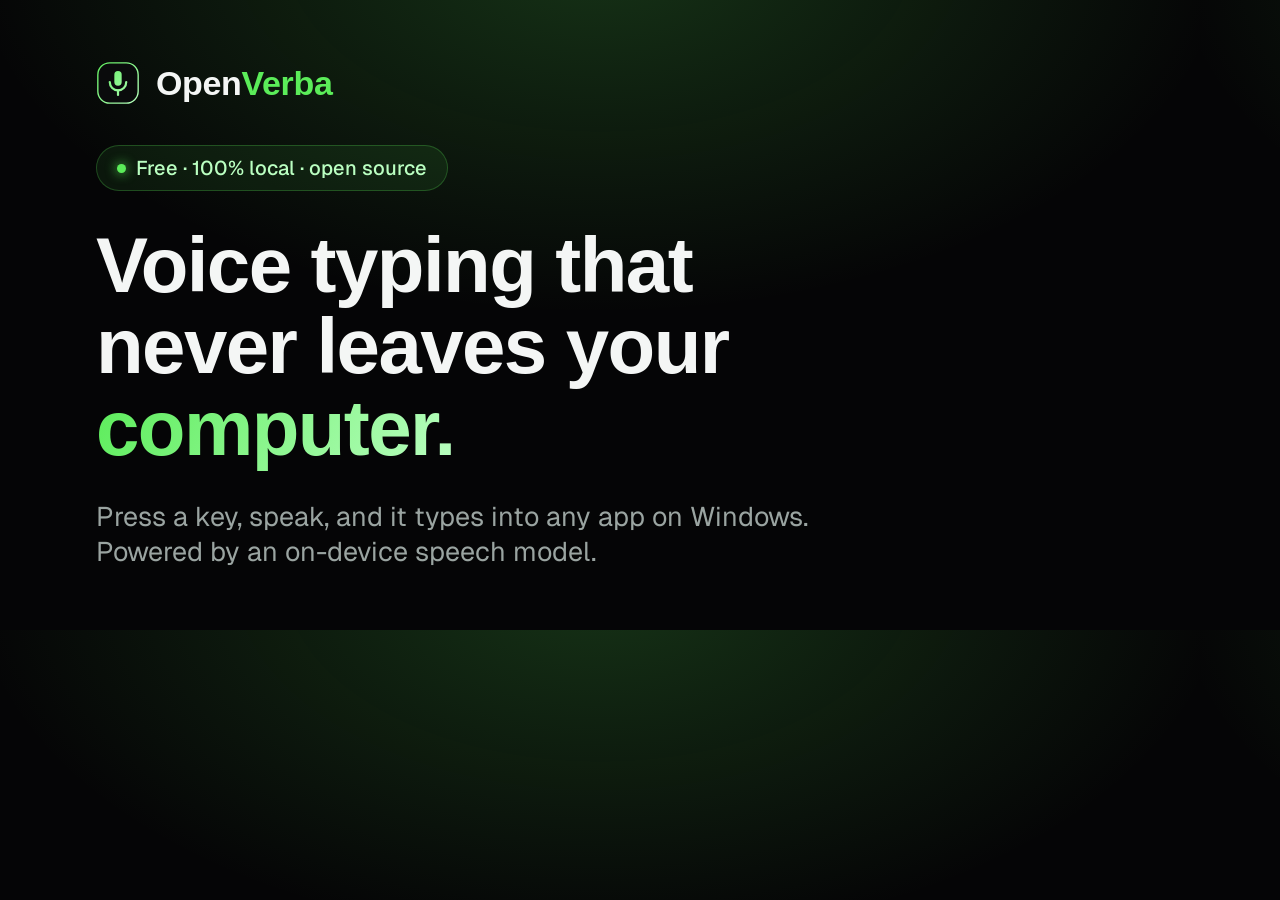
<file: website/assets/og-card.html>
<!DOCTYPE html>
<html lang="en">
<head>
<meta charset="UTF-8" />
<style>
  @import url('https://api.fontshare.com/v2/css?f[]=clash-display@600,700&display=swap');
  @import url('https://fonts.googleapis.com/css2?family=Geist:wght@400;500&display=swap');
  * { margin: 0; padding: 0; box-sizing: border-box; }
  html, body { width: 1200px; height: 630px; }
  body {
    background: radial-gradient(900px 520px at 50% -8%, rgba(91,236,89,0.20), transparent 70%), #050506;
    color: #f4f6f5;
    font-family: 'Geist', system-ui, sans-serif;
    display: flex;
    flex-direction: column;
    justify-content: center;
    padding: 92px 96px;
  }
  .brand { display: flex; align-items: center; gap: 16px; margin-bottom: 40px; }
  .brand svg { display: block; }
  .brand span { font-family: 'Clash Display', sans-serif; font-weight: 600; font-size: 34px; letter-spacing: -0.01em; }
  .brand .a { color: #5bec59; }
  .pill {
    display: inline-flex; align-items: center; gap: 10px;
    font-size: 20px; font-weight: 500; color: #baffc1;
    background: rgba(91,236,89,0.08); border: 1px solid rgba(91,236,89,0.25);
    border-radius: 999px; padding: 9px 20px; width: fit-content; margin-bottom: 34px;
  }
  .dot { width: 9px; height: 9px; border-radius: 50%; background: #5bec59; box-shadow: 0 0 12px #5bec59; }
  h1 {
    font-family: 'Clash Display', sans-serif; font-weight: 600;
    font-size: 78px; line-height: 1.04; letter-spacing: -0.02em; max-width: 17ch;
  }
  h1 .g { background: linear-gradient(120deg,#5bec59,#baffc1); -webkit-background-clip: text; background-clip: text; color: transparent; }
  p { margin-top: 30px; font-size: 27px; color: #9aa4a1; max-width: 40ch; }
</style>
</head>
<body>
  <div class="brand">
    <svg width="44" height="44" viewBox="0 0 48 48" fill="none">
      <defs><linearGradient id="g" x1="0" y1="0" x2="48" y2="48" gradientUnits="userSpaceOnUse"><stop stop-color="#5bec59"/><stop offset="1" stop-color="#baffc1"/></linearGradient></defs>
      <rect x="2" y="2" width="44" height="44" rx="13" fill="#0a0b0c" stroke="url(#g)" stroke-width="1.5"/>
      <rect x="20" y="11" width="8" height="16" rx="4" fill="url(#g)"/>
      <path d="M15 23a9 9 0 0 0 18 0" stroke="url(#g)" stroke-width="2.4" stroke-linecap="round" fill="none"/>
      <line x1="24" y1="32" x2="24" y2="37" stroke="url(#g)" stroke-width="2.4" stroke-linecap="round"/>
    </svg>
    <span>Open<span class="a">Verba</span></span>
  </div>
  <div class="pill"><span class="dot"></span> Free · 100% local · open source</div>
  <h1>Voice typing that never leaves your <span class="g">computer.</span></h1>
  <p>Press a key, speak, and it types into any app on Windows. Powered by an on-device speech model.</p>
</body>
</html>
</file>
<file: website/style.css>
/* ============================================================
   OpenVerba — landing page
   Brand: ink black + green accent (Vynd-style)
   Fonts: Clash Display (headings) · Geist (body)
   ============================================================ */

:root {
  /* Palette */
  --ink:        #050506;
  --ink-2:      #0a0b0c;
  --surface:    #0d0f11;
  --surface-2:  #131619;
  --line:       rgba(255, 255, 255, 0.08);
  --line-2:     rgba(255, 255, 255, 0.14);

  --green:      #5bec59;
  --green-soft: #baffc1;

  --text:       #f4f6f5;
  --muted:      #9aa4a1;
  --muted-2:    #8b938f;   /* AA-safe on the ink/surface backgrounds */
  --on-accent:  #04210c;   /* text color on the green accent buttons */

  /* Type */
  --font-head: 'Clash Display', 'Geist', system-ui, sans-serif;
  --font-body: 'Geist', system-ui, -apple-system, 'Segoe UI', sans-serif;

  /* Layout */
  --maxw: 1140px;
  --nav-h: 70px;
  --radius: 18px;
  --radius-sm: 12px;

  --shadow: 0 24px 60px -28px rgba(0, 0, 0, 0.8);
  --glow: 0 0 0 1px rgba(91, 236, 89, 0.18), 0 18px 60px -20px rgba(91, 236, 89, 0.35);
}

/* ---------- Reset ---------- */
*,
*::before,
*::after { box-sizing: border-box; }

html {
  scroll-behavior: smooth;
  scroll-padding-top: calc(var(--nav-h) + 14px); /* clear the sticky nav on anchor jumps */
}

@media (prefers-reduced-motion: reduce) {
  html { scroll-behavior: auto; }
  *,
  *::before,
  *::after { animation-duration: 0.001ms !important; transition-duration: 0.001ms !important; }
  /* C1: a 0.001ms infinite loop still repaints forever — actually stop the looping demo motion */
  .demo__caret,
  .demo__pulse { animation: none !important; }
  .demo__caret { opacity: 1; }   /* keep the caret visible, just static */
}

body {
  margin: 0;
  background: var(--ink);
  color: var(--text);
  font-family: var(--font-body);
  font-size: 17px;
  line-height: 1.65;
  -webkit-font-smoothing: antialiased;
  text-rendering: optimizeLegibility;
  overflow-x: hidden;
}

a { color: inherit; text-decoration: none; }

/* Keyboard focus — visible ring for Tab users, suppressed on mouse click */
a:focus-visible,
.btn:focus-visible,
summary:focus-visible,
.nav__toggle:focus-visible {
  outline: 2px solid var(--green);
  outline-offset: 3px;
}

/* Skip to content */
.skip-link {
  position: absolute;
  left: -9999px;
  top: 0;
  z-index: 1000;
  background: var(--green);
  color: var(--on-accent);
  font-weight: 600;
  padding: 0.6rem 1rem;
  border-radius: 8px;
}
.skip-link:focus { left: 16px; top: 16px; }

h1, h2, h3 { font-family: var(--font-head); font-weight: 600; line-height: 1.08; letter-spacing: -0.02em; margin: 0; }

p { margin: 0; }

code {
  font-family: ui-monospace, 'SF Mono', 'Cascadia Code', Menlo, monospace;
  font-size: 0.86em;
  background: var(--surface-2);
  border: 1px solid var(--line);
  border-radius: 6px;
  padding: 0.12em 0.42em;
  color: var(--green-soft);
}

.container {
  width: 100%;
  max-width: var(--maxw);
  margin: 0 auto;
  padding: 0 24px;
}
.container--narrow { max-width: 820px; }

.grad-text {
  background: linear-gradient(120deg, var(--green) 10%, var(--green-soft) 90%);
  -webkit-background-clip: text;
  background-clip: text;
  color: transparent;
}

/* ---------- Buttons ---------- */
.btn {
  display: inline-flex;
  align-items: center;
  justify-content: center;
  gap: 0.5em;
  font-family: var(--font-body);
  font-weight: 600;
  font-size: 0.97rem;
  border-radius: 999px;
  padding: 0.7em 1.3em;
  cursor: pointer;
  border: 1px solid transparent;
  transition: transform 0.15s ease, background 0.2s ease, border-color 0.2s ease, box-shadow 0.2s ease;
  white-space: nowrap;
}
.btn:active { transform: translateY(1px); }

.btn--primary {
  background: linear-gradient(120deg, var(--green) 0%, var(--green-soft) 100%);
  color: var(--on-accent);
  box-shadow: 0 10px 30px -12px rgba(91, 236, 89, 0.6);
}
.btn--primary:hover { box-shadow: 0 14px 38px -10px rgba(91, 236, 89, 0.8); transform: translateY(-1px); }

.btn--ghost {
  background: rgba(255, 255, 255, 0.03);
  border-color: var(--line-2);
  color: var(--text);
}
.btn--ghost:hover { border-color: var(--green); color: var(--green-soft); }

.btn--sm { padding: 0.55em 1.05em; font-size: 0.9rem; }
.btn--lg { padding: 0.92em 1.7em; font-size: 1.04rem; }

/* ---------- Nav ---------- */
.nav {
  position: sticky;
  top: 0;
  z-index: 50;
  background: rgba(5, 5, 6, 0.72);
  backdrop-filter: blur(14px);
  -webkit-backdrop-filter: blur(14px);
  border-bottom: 1px solid transparent;
  transition: border-color 0.25s ease, background 0.25s ease;
}
.nav.is-scrolled { border-bottom-color: var(--line); }

.nav__inner {
  display: flex;
  align-items: center;
  justify-content: space-between;
  height: var(--nav-h);
}

.brand { display: inline-flex; align-items: center; gap: 0.6em; font-family: var(--font-head); font-weight: 600; }
.brand__logo { display: block; }
.brand__name { font-size: 1.22rem; letter-spacing: -0.01em; }
.brand__accent { color: var(--green); }

.nav__links { display: flex; gap: 30px; }
.nav__links a {
  font-size: 0.96rem;
  color: var(--muted);
  transition: color 0.15s ease;
}
.nav__links a:hover { color: var(--text); }

.nav__actions { display: flex; align-items: center; gap: 12px; }

.nav__toggle {
  display: none;
  flex-direction: column;
  gap: 5px;
  background: none;
  border: 0;
  cursor: pointer;
  padding: 8px;
}
.nav__toggle span {
  width: 24px; height: 2px;
  background: var(--text);
  border-radius: 2px;
  transition: transform 0.25s ease, opacity 0.2s ease;
}
.nav__toggle[aria-expanded="true"] span:nth-child(1) { transform: translateY(7px) rotate(45deg); }
.nav__toggle[aria-expanded="true"] span:nth-child(2) { opacity: 0; }
.nav__toggle[aria-expanded="true"] span:nth-child(3) { transform: translateY(-7px) rotate(-45deg); }

.nav__mobile {
  display: none;            /* honors the [hidden] attribute; revealed by JS toggle */
  flex-direction: column;
  gap: 4px;
  padding: 12px 24px 22px;
  border-top: 1px solid var(--line);
  background: var(--ink-2);
}
.nav__mobile:not([hidden]) { display: flex; }
.nav__mobile a { padding: 12px 4px; color: var(--muted); border-bottom: 1px solid var(--line); }
.nav__mobile a:last-child { border: 0; margin-top: 10px; }
.nav__mobile .btn { color: var(--on-accent); }

/* ---------- Hero ---------- */
.hero {
  position: relative;
  padding: 88px 0 60px;
  overflow: hidden;
}
.hero__glow {
  position: absolute;
  top: -260px;
  left: 50%;
  transform: translateX(-50%);
  width: 900px;
  height: 620px;
  background: radial-gradient(closest-side, rgba(91, 236, 89, 0.22), transparent 72%);
  filter: blur(20px);
  pointer-events: none;
  z-index: 0;
}
.hero__inner { position: relative; z-index: 1; text-align: center; }

.pill {
  display: inline-flex;
  align-items: center;
  gap: 0.55em;
  font-size: 0.85rem;
  font-weight: 500;
  color: var(--green-soft);
  background: rgba(91, 236, 89, 0.08);
  border: 1px solid rgba(91, 236, 89, 0.25);
  border-radius: 999px;
  padding: 0.4em 0.95em;
}
.pill__dot {
  width: 7px; height: 7px;
  border-radius: 50%;
  background: var(--green);
  box-shadow: 0 0 10px var(--green);
}

.hero__title {
  font-size: clamp(2.5rem, 6.4vw, 4.6rem);
  margin: 26px auto 0;
  max-width: 16ch;
}
.hero__sub {
  margin: 24px auto 0;
  max-width: 56ch;
  font-size: 1.16rem;
  color: var(--muted);
}
.hero__sub strong { color: var(--text); font-weight: 600; }

.hero__cta {
  display: flex;
  gap: 14px;
  justify-content: center;
  flex-wrap: wrap;
  margin-top: 34px;
}
.hero__micro { margin-top: 16px; font-size: 0.88rem; color: var(--muted); }

/* Demo card */
.demo {
  margin: 56px auto 0;
  max-width: 720px;
  background: linear-gradient(180deg, var(--surface) 0%, var(--ink-2) 100%);
  border: 1px solid var(--line);
  border-radius: var(--radius);
  box-shadow: var(--shadow);
  overflow: hidden;
  text-align: left;
}
.demo__bar {
  display: flex;
  align-items: center;
  gap: 8px;
  padding: 13px 18px;
  border-bottom: 1px solid var(--line);
  background: rgba(255, 255, 255, 0.02);
}
.demo__dot { width: 11px; height: 11px; border-radius: 50%; background: var(--line-2); }
.demo__dot:nth-child(1) { background: #ff5f56; opacity: 0.7; }
.demo__dot:nth-child(2) { background: #ffbd2e; opacity: 0.7; }
.demo__dot:nth-child(3) { background: var(--green); opacity: 0.7; }
.demo__title { margin-left: 10px; font-size: 0.82rem; color: var(--muted-2); }

.demo__body { padding: 30px 26px 22px; }
.demo__typed {
  font-size: 1.18rem;
  line-height: 1.6;
  color: var(--text);
}
.demo__caret {
  display: inline-block;
  width: 2px;
  height: 1.05em;
  background: var(--green);
  margin-left: 3px;
  vertical-align: text-bottom;
  animation: blink 1.05s steps(1) infinite;
}
@keyframes blink { 50% { opacity: 0; } }

.demo__status {
  display: flex;
  align-items: center;
  justify-content: space-between;
  margin-top: 24px;
  padding-top: 16px;
  border-top: 1px solid var(--line);
  font-size: 0.86rem;
}
.demo__rec { display: inline-flex; align-items: center; gap: 0.5em; color: var(--green-soft); font-weight: 500; }
.demo__pulse {
  width: 9px; height: 9px; border-radius: 50%;
  background: var(--green);
  box-shadow: 0 0 0 0 rgba(91, 236, 89, 0.6);
  animation: pulse 1.6s infinite;
}
@keyframes pulse {
  0%   { box-shadow: 0 0 0 0 rgba(91, 236, 89, 0.55); }
  70%  { box-shadow: 0 0 0 9px rgba(91, 236, 89, 0); }
  100% { box-shadow: 0 0 0 0 rgba(91, 236, 89, 0); }
}
.demo__meta { color: var(--muted-2); font-family: ui-monospace, monospace; font-size: 0.8rem; }

/* ---------- Trust strip ---------- */
.strip { border-top: 1px solid var(--line); border-bottom: 1px solid var(--line); background: var(--ink-2); }
.strip__inner {
  display: grid;
  grid-template-columns: repeat(4, 1fr);
  gap: 20px;
  padding: 30px 24px;
}
.strip__item { text-align: center; }
.strip__num {
  display: block;
  font-family: var(--font-head);
  font-weight: 600;
  font-size: 2rem;
  color: var(--green-soft);
  line-height: 1;
}
.strip__lbl { display: block; margin-top: 8px; font-size: 0.9rem; color: var(--muted); }

/* ---------- Sections ---------- */
.section { padding: 92px 0; }
.section--alt { background: var(--ink-2); border-top: 1px solid var(--line); border-bottom: 1px solid var(--line); }

.section__head { max-width: 640px; margin: 0 auto 52px; text-align: center; }
.eyebrow {
  display: inline-block;
  font-size: 0.8rem;
  font-weight: 600;
  letter-spacing: 0.14em;
  text-transform: uppercase;
  color: var(--green);
  margin-bottom: 14px;
}
.section__title { font-size: clamp(1.9rem, 3.6vw, 2.8rem); }
.section__lede { margin-top: 16px; font-size: 1.1rem; color: var(--muted); }

/* ---------- Steps ---------- */
.steps {
  list-style: none;
  margin: 0;
  padding: 0;
  display: grid;
  grid-template-columns: repeat(3, 1fr);
  gap: 22px;
  counter-reset: step;
}
.step {
  position: relative;
  background: var(--surface);
  border: 1px solid var(--line);
  border-radius: var(--radius);
  padding: 30px 26px;
}
.step__num {
  display: inline-flex;
  align-items: center;
  justify-content: center;
  width: 42px; height: 42px;
  border-radius: 12px;
  font-family: var(--font-head);
  font-weight: 600;
  font-size: 1.2rem;
  color: var(--green);
  background: rgba(91, 236, 89, 0.1);
  border: 1px solid rgba(91, 236, 89, 0.28);
  margin-bottom: 18px;
}
.step__title { font-size: 1.3rem; margin-bottom: 10px; }
.step__text { color: var(--muted); font-size: 1.02rem; }

/* ---------- Feature grid ---------- */
.grid {
  display: grid;
  grid-template-columns: repeat(3, 1fr);
  gap: 22px;
}
.grid--3 { grid-template-columns: repeat(3, 1fr); }

.card {
  background: var(--surface);
  border: 1px solid var(--line);
  border-radius: var(--radius);
  padding: 28px 26px;
  transition: transform 0.18s ease, border-color 0.2s ease, box-shadow 0.2s ease;
}
.card:hover {
  transform: translateY(-3px);
  border-color: rgba(91, 236, 89, 0.4);
  box-shadow: 0 18px 44px -28px rgba(91, 236, 89, 0.5);
}
.card__icon {
  width: 50px; height: 50px;
  display: flex; align-items: center; justify-content: center;
  font-size: 1.5rem;
  border-radius: 13px;
  background: rgba(91, 236, 89, 0.08);
  border: 1px solid rgba(91, 236, 89, 0.2);
  margin-bottom: 18px;
}
.card__title { font-size: 1.22rem; margin-bottom: 9px; }
.card__text { color: var(--muted); font-size: 1rem; }
.card--mini { padding: 24px; }

/* ---------- Split (local model) ---------- */
.split {
  display: grid;
  grid-template-columns: 1.25fr 0.9fr;
  gap: 48px;
  align-items: center;
}
.split__copy .section__title { font-size: clamp(1.8rem, 3.2vw, 2.6rem); }
.split__copy .section__lede { margin-bottom: 26px; }
.split__copy a { color: var(--green-soft); text-decoration: underline; text-underline-offset: 3px; }

.checklist { list-style: none; margin: 0; padding: 0; display: flex; flex-direction: column; gap: 16px; }
.checklist li {
  position: relative;
  padding-left: 34px;
  color: var(--muted);
  font-size: 1.02rem;
}
.checklist li strong { color: var(--text); font-weight: 600; }
.checklist li::before {
  content: "";
  position: absolute;
  left: 0; top: 3px;
  width: 21px; height: 21px;
  border-radius: 7px;
  background: rgba(91, 236, 89, 0.12);
  border: 1px solid rgba(91, 236, 89, 0.4);
}
.checklist li::after {
  content: "";
  position: absolute;
  left: 6px; top: 8px;
  width: 9px; height: 5px;
  border-left: 2px solid var(--green);
  border-bottom: 2px solid var(--green);
  transform: rotate(-45deg);
}

.panel {
  background: linear-gradient(180deg, var(--surface) 0%, var(--ink-2) 100%);
  border: 1px solid var(--line);
  border-radius: var(--radius);
  padding: 12px 24px 22px;
  box-shadow: var(--shadow);
}
.panel__row {
  display: flex;
  align-items: center;
  justify-content: space-between;
  gap: 16px;
  padding: 15px 0;
  border-bottom: 1px solid var(--line);
}
.panel__label { color: var(--muted); font-size: 0.96rem; }
.panel__value { font-weight: 600; font-size: 0.96rem; text-align: right; }
.panel__flag {
  display: flex;
  align-items: center;
  gap: 0.6em;
  margin-top: 18px;
  font-size: 0.94rem;
  font-weight: 600;
  color: var(--green-soft);
}
.panel__dot {
  width: 9px; height: 9px; border-radius: 50%;
  background: var(--green);
  box-shadow: 0 0 10px var(--green);
}

/* ---------- Table ---------- */
.table-wrap {
  overflow-x: auto;
  border: 1px solid var(--line);
  border-radius: var(--radius);
  background: var(--surface);
}
.table { width: 100%; border-collapse: collapse; min-width: 640px; }
.table th, .table td {
  text-align: left;
  padding: 15px 20px;
  font-size: 0.96rem;
  border-bottom: 1px solid var(--line);
}
.table th {
  font-family: var(--font-body);
  font-weight: 600;
  color: var(--muted);
  font-size: 0.82rem;
  letter-spacing: 0.04em;
  text-transform: uppercase;
  background: rgba(255, 255, 255, 0.02);
}
.table tbody tr:last-child td { border-bottom: 0; }
.table tbody tr:hover { background: rgba(91, 236, 89, 0.035); }
.table td.hl { color: var(--green-soft); font-weight: 600; }
.table-note { margin-top: 18px; text-align: center; color: var(--muted); font-size: 0.96rem; }

/* ---------- FAQ ---------- */
.faq { display: flex; flex-direction: column; gap: 12px; }
.faq__item {
  background: var(--surface);
  border: 1px solid var(--line);
  border-radius: var(--radius-sm);
  padding: 4px 22px;
  transition: border-color 0.2s ease;
}
.faq__item[open] { border-color: rgba(91, 236, 89, 0.3); }
.faq__item summary {
  cursor: pointer;
  list-style: none;
  padding: 18px 0;
  font-family: var(--font-head);
  font-weight: 600;
  font-size: 1.1rem;
  display: flex;
  align-items: center;
  justify-content: space-between;
  gap: 16px;
}
.faq__item summary::-webkit-details-marker { display: none; }
.faq__item summary::after {
  content: "+";
  font-family: var(--font-body);
  font-size: 1.5rem;
  color: var(--green);
  line-height: 1;
  transition: transform 0.2s ease;
}
.faq__item[open] summary::after { transform: rotate(45deg); }
.faq__item p { padding: 0 0 20px; color: var(--muted); font-size: 1.02rem; }

/* ---------- CTA ---------- */
.cta { padding: 100px 0; }
.cta__inner {
  position: relative;
  text-align: center;
  background: linear-gradient(180deg, var(--surface-2) 0%, var(--ink-2) 100%);
  border: 1px solid var(--line-2);
  border-radius: var(--radius);
  padding: 72px 32px;
  overflow: hidden;
}
.cta__glow {
  position: absolute;
  top: -160px; left: 50%;
  transform: translateX(-50%);
  width: 620px; height: 420px;
  background: radial-gradient(closest-side, rgba(91, 236, 89, 0.28), transparent 70%);
  filter: blur(10px);
  pointer-events: none;
}
.cta__title { position: relative; font-size: clamp(2rem, 4.2vw, 3.2rem); }
.cta__sub { position: relative; margin: 18px auto 0; max-width: 50ch; font-size: 1.14rem; color: var(--muted); }
.cta__buttons { position: relative; display: flex; gap: 14px; justify-content: center; flex-wrap: wrap; margin-top: 34px; }
.cta__note { position: relative; margin-top: 18px; font-size: 0.88rem; color: var(--muted-2); }

/* ---------- Footer ---------- */
.footer { border-top: 1px solid var(--line); background: var(--ink-2); padding-top: 56px; }
.footer__inner {
  display: grid;
  grid-template-columns: 1.3fr 2fr;
  gap: 40px;
  padding-bottom: 44px;
}
.footer__tag { margin-top: 16px; color: var(--muted); font-size: 0.98rem; max-width: 32ch; }
.footer__cols { display: grid; grid-template-columns: repeat(3, 1fr); gap: 28px; }
.footer__col { display: flex; flex-direction: column; gap: 12px; }
.footer__h { font-weight: 600; font-size: 0.84rem; letter-spacing: 0.08em; text-transform: uppercase; color: var(--muted); margin-bottom: 4px; }
.footer__col a { color: var(--muted); font-size: 0.96rem; transition: color 0.15s ease; }
.footer__col a:hover { color: var(--green-soft); }
.footer__bottom {
  display: flex;
  align-items: center;
  justify-content: space-between;
  gap: 16px;
  padding: 22px 24px 30px;
  border-top: 1px solid var(--line);
  font-size: 0.88rem;
  color: var(--muted-2);
}

/* ---------- Prose (legal / long-form sub-pages) ---------- */
.prose {
  max-width: 760px;
  margin: 0 auto;
  padding: 0 24px;
}
.prose h1 { font-size: clamp(2rem, 4.2vw, 3rem); margin-bottom: 10px; }
.prose h2 {
  font-size: clamp(1.4rem, 2.6vw, 1.8rem);
  margin: 48px 0 14px;
  padding-top: 24px;
  border-top: 1px solid var(--line);
}
.prose h3 { font-size: 1.2rem; margin: 30px 0 10px; }
.prose h2:first-of-type { border-top: 0; padding-top: 0; }
.prose p, .prose li { color: var(--muted); font-size: 1.05rem; line-height: 1.75; }
.prose p { margin: 0 0 18px; }
.prose strong { color: var(--text); font-weight: 600; }
.prose a { color: var(--green-soft); text-decoration: underline; text-underline-offset: 3px; }
.prose a:hover { color: var(--green); }
.prose ul, .prose ol { margin: 0 0 18px; padding-left: 26px; }
.prose li { margin-bottom: 8px; }
.prose li::marker { color: var(--green); }
.prose__meta { font-size: 0.9rem; color: var(--muted-2); margin-bottom: 32px; }
.prose code { word-break: break-word; }

/* Footer legal row */
.footer__legal { display: flex; flex-wrap: wrap; gap: 18px; }
.footer__legal a { color: var(--muted-2); transition: color 0.15s ease; }
.footer__legal a:hover { color: var(--green-soft); }
@media (max-width: 620px) {
  .footer__legal { gap: 12px 16px; }
}

/* ---------- Responsive ---------- */
@media (max-width: 900px) {
  .nav__links, .nav__actions { display: none; }
  .nav__toggle { display: flex; }
  .steps, .grid, .grid--3 { grid-template-columns: 1fr 1fr; }
  .split { grid-template-columns: 1fr; gap: 34px; }
  .footer__inner { grid-template-columns: 1fr; }
}

@media (max-width: 620px) {
  body { font-size: 16px; }
  .section { padding: 64px 0; }
  .hero { padding: 56px 0 40px; }
  .steps, .grid, .grid--3 { grid-template-columns: 1fr; }
  .strip__inner { grid-template-columns: 1fr 1fr; gap: 26px 16px; }
  .footer__cols { grid-template-columns: 1fr 1fr; }
  .footer__bottom { flex-direction: column; align-items: flex-start; }
  .cta__inner { padding: 48px 22px; }
  .hero__cta .btn, .cta__buttons .btn { width: 100%; }
}

/* ---------- Install / safety section ---------- */
.grid--2 { grid-template-columns: repeat(2, 1fr); }
.ol-steps {
  margin: 0 0 16px;
  padding-left: 1.25em;
  display: flex;
  flex-direction: column;
  gap: 10px;
  color: var(--muted);
  font-size: 1rem;
}
.ol-steps li { padding-left: 4px; }
.ol-steps li strong { color: var(--text); font-weight: 600; }
.ol-steps li::marker { color: var(--green); font-weight: 600; }
.code-block {
  margin: 4px 0 14px;
  background: var(--ink-2);
  border: 1px solid var(--line);
  border-radius: var(--radius-sm);
  padding: 14px 16px;
  overflow-x: auto;
  font-size: 0.9rem;
}
.code-block code,
.hash code {
  background: none;
  border: 0;
  padding: 0;
  font-size: inherit;
}
.code-block code { white-space: pre; color: var(--green-soft); }
.hash { margin: 0 0 14px; }
.hash code { word-break: break-all; font-size: 0.82rem; color: var(--muted); }
.reassure { margin: 36px auto 0; max-width: 760px; }

@media (max-width: 620px) {
  .grid--2 { grid-template-columns: 1fr; }
}
</file>
<file: website/opensop.css>
/* ============================================================
   OpenSOP — scoped styles
   Loaded ONLY on opensop.html. Reuses every token/class from
   style.css; this file adds ONLY the OpenSOP-specific mockups
   (recording bar + sample guide-PDF card) and a couple of small
   layout helpers. It must not override shared OpenVerba rules.
   ============================================================ */

/* ---------- How-it-works: 4-step flow (extends .steps to 4 cols) ---------- */
.steps--4 { grid-template-columns: repeat(4, 1fr); }

/* ---------- Recording bar mockup (hero) ---------- */
.recbar {
  margin: 56px auto 0;
  max-width: 560px;
  background: linear-gradient(180deg, var(--surface) 0%, var(--ink-2) 100%);
  border: 1px solid var(--line-2);
  border-radius: 999px;
  box-shadow: var(--shadow);
  display: flex;
  align-items: center;
  gap: 14px;
  padding: 12px 18px;
  text-align: left;
}
.recbar__rec {
  display: inline-flex;
  align-items: center;
  gap: 0.55em;
  font-weight: 600;
  font-size: 0.92rem;
  color: var(--green-soft);
  white-space: nowrap;
}
.recbar__pulse {
  width: 11px; height: 11px; border-radius: 50%;
  background: var(--green);
  box-shadow: 0 0 0 0 rgba(91, 236, 89, 0.6);
  animation: pulse 1.6s infinite;   /* reuses keyframes from style.css */
}
.recbar__time {
  font-family: ui-monospace, monospace;
  font-size: 0.9rem;
  color: var(--text);
  font-variant-numeric: tabular-nums;
}
.recbar__wave {
  display: flex;
  align-items: center;
  gap: 3px;
  flex: 1;
  height: 22px;
  overflow: hidden;
}
.recbar__wave span {
  flex: 1;
  min-width: 2px;
  border-radius: 2px;
  background: linear-gradient(180deg, var(--green) 0%, var(--green-soft) 100%);
  opacity: 0.85;
  animation: recwave 1.1s ease-in-out infinite;
}
.recbar__wave span:nth-child(2n)  { animation-delay: 0.15s; }
.recbar__wave span:nth-child(3n)  { animation-delay: 0.32s; }
.recbar__wave span:nth-child(4n)  { animation-delay: 0.48s; }
.recbar__wave span:nth-child(5n)  { animation-delay: 0.66s; }
@keyframes recwave {
  0%, 100% { transform: scaleY(0.3); }
  50%      { transform: scaleY(1); }
}
.recbar__keys {
  display: inline-flex;
  gap: 6px;
  white-space: nowrap;
}
.kbd {
  font-family: ui-monospace, 'Cascadia Code', monospace;
  font-size: 0.78rem;
  color: var(--muted);
  background: var(--surface-2);
  border: 1px solid var(--line-2);
  border-bottom-width: 2px;
  border-radius: 6px;
  padding: 0.15em 0.5em;
  line-height: 1.4;
}
@media (prefers-reduced-motion: reduce) {
  .recbar__wave span { animation: none !important; transform: scaleY(0.55); }
}

/* ---------- Sample guide / PDF card ---------- */
.guidecard {
  background: linear-gradient(180deg, var(--surface) 0%, var(--ink-2) 100%);
  border: 1px solid var(--line);
  border-radius: var(--radius);
  box-shadow: var(--shadow);
  overflow: hidden;
  text-align: left;
}
.guidecard__bar {
  display: flex;
  align-items: center;
  gap: 8px;
  padding: 13px 18px;
  border-bottom: 1px solid var(--line);
  background: rgba(255, 255, 255, 0.02);
}
.guidecard__dot { width: 11px; height: 11px; border-radius: 50%; background: var(--line-2); }
.guidecard__dot:nth-child(1) { background: #ff5f56; opacity: 0.7; }
.guidecard__dot:nth-child(2) { background: #ffbd2e; opacity: 0.7; }
.guidecard__dot:nth-child(3) { background: var(--green); opacity: 0.7; }
.guidecard__file {
  margin-left: 10px;
  font-size: 0.82rem;
  color: var(--muted-2);
  font-family: ui-monospace, monospace;
}
.guidecard__page {
  padding: 26px 26px 30px;
  background:
    radial-gradient(120% 100% at 50% -10%, rgba(91,236,89,0.05), transparent 60%);
}
.guidecard__doctitle {
  font-family: var(--font-head);
  font-weight: 600;
  font-size: 1.25rem;
  color: var(--text);
  letter-spacing: -0.01em;
}
.guidecard__docmeta {
  margin-top: 6px;
  font-size: 0.82rem;
  color: var(--muted-2);
}
.guidecard__rule {
  height: 1px;
  background: var(--line);
  margin: 18px 0 20px;
}

.gstep {
  display: grid;
  grid-template-columns: 30px 1fr;
  gap: 14px;
  margin-bottom: 22px;
}
.gstep:last-child { margin-bottom: 0; }
.gstep__num {
  display: inline-flex;
  align-items: center;
  justify-content: center;
  width: 28px; height: 28px;
  border-radius: 9px;
  font-family: var(--font-head);
  font-weight: 600;
  font-size: 0.95rem;
  color: var(--green);
  background: rgba(91, 236, 89, 0.1);
  border: 1px solid rgba(91, 236, 89, 0.28);
}
.gstep__body { min-width: 0; }
.gstep__text { font-size: 0.98rem; color: var(--text); line-height: 1.55; }
.gstep__text b { font-weight: 600; }

/* Mini "screenshot" shot with a red numbered marker — pure CSS, no photo */
.gshot {
  position: relative;
  margin-top: 12px;
  height: 92px;
  border-radius: 10px;
  border: 1px solid var(--line);
  background: var(--surface-2);
  overflow: hidden;
}
.gshot__chrome {
  display: flex;
  gap: 5px;
  padding: 8px 10px;
  border-bottom: 1px solid var(--line);
  background: rgba(255,255,255,0.02);
}
.gshot__chrome i {
  width: 7px; height: 7px; border-radius: 50%;
  background: var(--line-2);
  display: inline-block;
}
.gshot__skeleton {
  padding: 12px 14px;
  display: flex;
  flex-direction: column;
  gap: 7px;
}
.gshot__skeleton span {
  height: 7px;
  border-radius: 4px;
  background: rgba(255,255,255,0.06);
}
.gshot__skeleton span:nth-child(1) { width: 70%; }
.gshot__skeleton span:nth-child(2) { width: 45%; }
.gshot__skeleton span:nth-child(3) { width: 58%; }
/* the red numbered circle dropped on the exact click target */
.gshot__marker {
  position: absolute;
  right: 18px;
  bottom: 16px;
  width: 26px; height: 26px;
  border-radius: 50%;
  background: #ff4d4f;
  border: 2px solid #ffd6d6;
  box-shadow: 0 0 0 4px rgba(255, 77, 79, 0.25);
  display: inline-flex;
  align-items: center;
  justify-content: center;
  color: #fff;
  font-family: var(--font-head);
  font-weight: 700;
  font-size: 0.85rem;
}

/* ---------- Two-up "local vs cloud" cards ---------- */
.modes {
  display: grid;
  grid-template-columns: 1fr 1fr;
  gap: 22px;
  margin-top: 8px;
}
.mode {
  background: var(--surface);
  border: 1px solid var(--line);
  border-radius: var(--radius);
  padding: 28px 26px;
}
.mode--featured { border-color: rgba(91, 236, 89, 0.4); }
.mode__tag {
  display: inline-block;
  font-size: 0.74rem;
  font-weight: 600;
  letter-spacing: 0.12em;
  text-transform: uppercase;
  color: var(--green);
  margin-bottom: 12px;
}
.mode__title { font-size: 1.22rem; margin-bottom: 6px; }
.mode__price { font-size: 0.92rem; color: var(--muted); margin-bottom: 16px; }
.mode__price b { color: var(--green-soft); font-weight: 600; }
.mode ul { list-style: none; margin: 0; padding: 0; display: flex; flex-direction: column; gap: 12px; }
.mode li {
  position: relative;
  padding-left: 28px;
  color: var(--muted);
  font-size: 0.97rem;
}
.mode li strong { color: var(--text); font-weight: 600; }
.mode li::before {
  content: "";
  position: absolute;
  left: 0; top: 4px;
  width: 16px; height: 16px;
  border-radius: 5px;
  background: rgba(91, 236, 89, 0.12);
  border: 1px solid rgba(91, 236, 89, 0.4);
}
.mode li::after {
  content: "";
  position: absolute;
  left: 4.5px; top: 8px;
  width: 7px; height: 4px;
  border-left: 2px solid var(--green);
  border-bottom: 2px solid var(--green);
  transform: rotate(-45deg);
}

/* ---------- Index teaser card (sibling-product cross-link) ---------- */
.teaser {
  display: grid;
  grid-template-columns: 1.2fr 1fr;
  gap: 40px;
  align-items: center;
  background: linear-gradient(180deg, var(--surface) 0%, var(--ink-2) 100%);
  border: 1px solid var(--line-2);
  border-radius: var(--radius);
  padding: 44px 40px;
}
.teaser__copy .eyebrow { margin-bottom: 12px; }
.teaser__copy .section__title { font-size: clamp(1.6rem, 3vw, 2.3rem); }
.teaser__copy p { margin-top: 14px; color: var(--muted); font-size: 1.08rem; max-width: 46ch; }
.teaser__cta { margin-top: 24px; display: flex; gap: 12px; flex-wrap: wrap; }

/* ---------- Responsive ---------- */
@media (max-width: 900px) {
  .steps--4 { grid-template-columns: 1fr 1fr; }
  .modes { grid-template-columns: 1fr; }
  .teaser { grid-template-columns: 1fr; gap: 28px; padding: 34px 26px; }
}
@media (max-width: 620px) {
  .steps--4 { grid-template-columns: 1fr; }
  .recbar { flex-wrap: wrap; border-radius: var(--radius); justify-content: center; }
  .recbar__keys { width: 100%; justify-content: center; }
}
</file>
